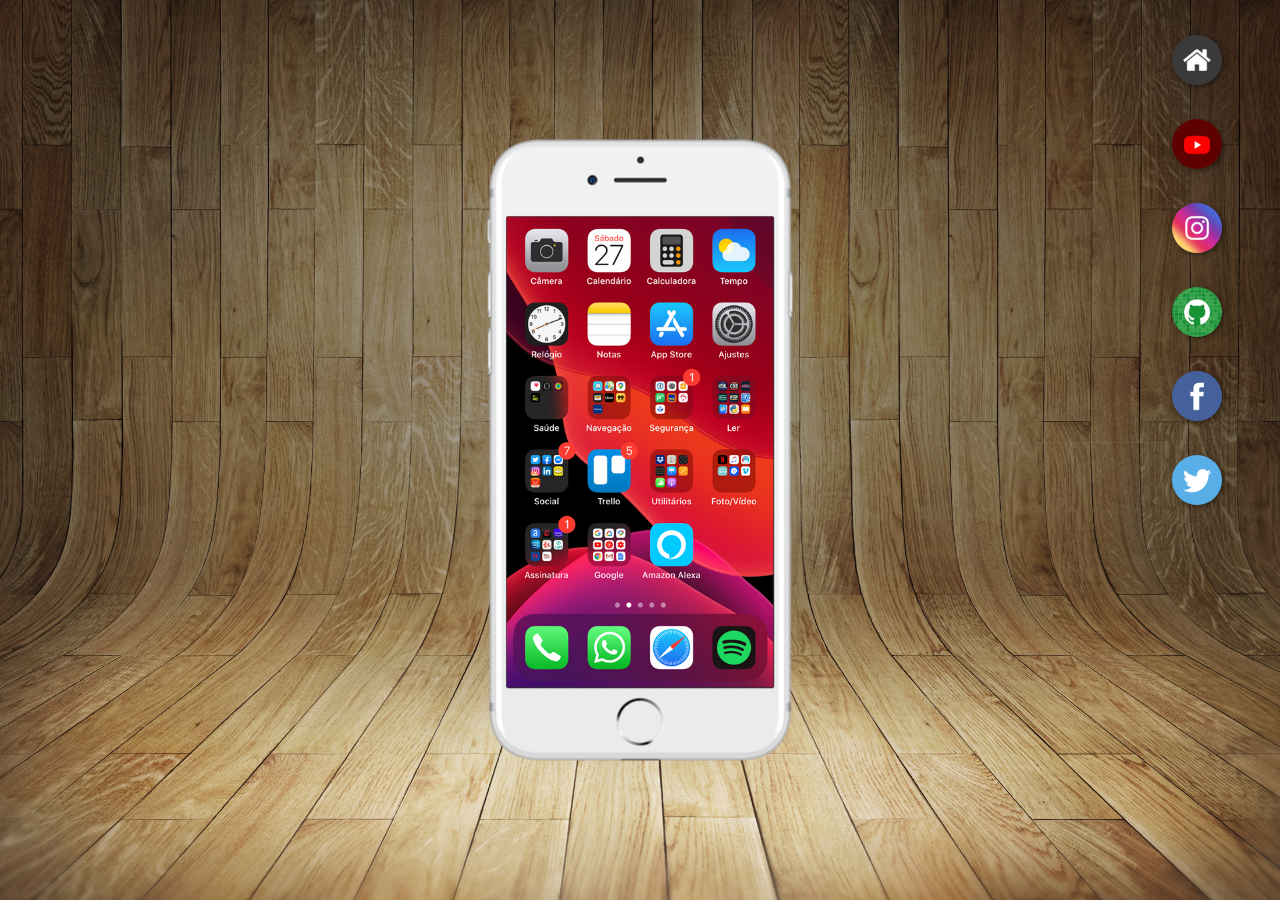
<file: index.html>
<!DOCTYPE html>
<html lang="pt-br">
<head>
    <meta charset="UTF-8">
    <meta name="viewport" content="width=device-width, initial-scale=1.0">
    <title>Projeto Redes Sociais</title>
    <link rel="shortcut icon" href="favicon.ico" type="image/x-icon">
    <link rel="stylesheet" href="estilos/style.css">
</head>
<body>
    <main>
        <section id="telefone">
            <iframe src="home.html" name="tela" id="tela" frameborder="0">
                Seu navegador não é compatível com isso.

            </iframe>
        </section>
        <section id="redes-sociais">
            <a href="home.html" target="tela"><img src="imagens/logo-home.jpg" alt="Home"></a>
            <a href="youtube.html" target="tela"><img src="imagens/logo-youtube.jpg" alt="Youtube"></a>
            <a href="istagram.html" target="tela"><img src="imagens/logo-instagram.jpg" alt="Instagram"></a>
            <a href="github.html" target="tela"><img src="imagens/logo-github.jpg" alt="Github"></a>
            <a href="facebook.html" target="tela"><img src="imagens/logo-facebook.jpg" alt="Facebook"></a>
            <a href="Twitter.html" target="tela"><img src="imagens/logo-twitter.jpg" alt="Twitter"></a>
        </section>
    </main>
</body>
</html>
</file>
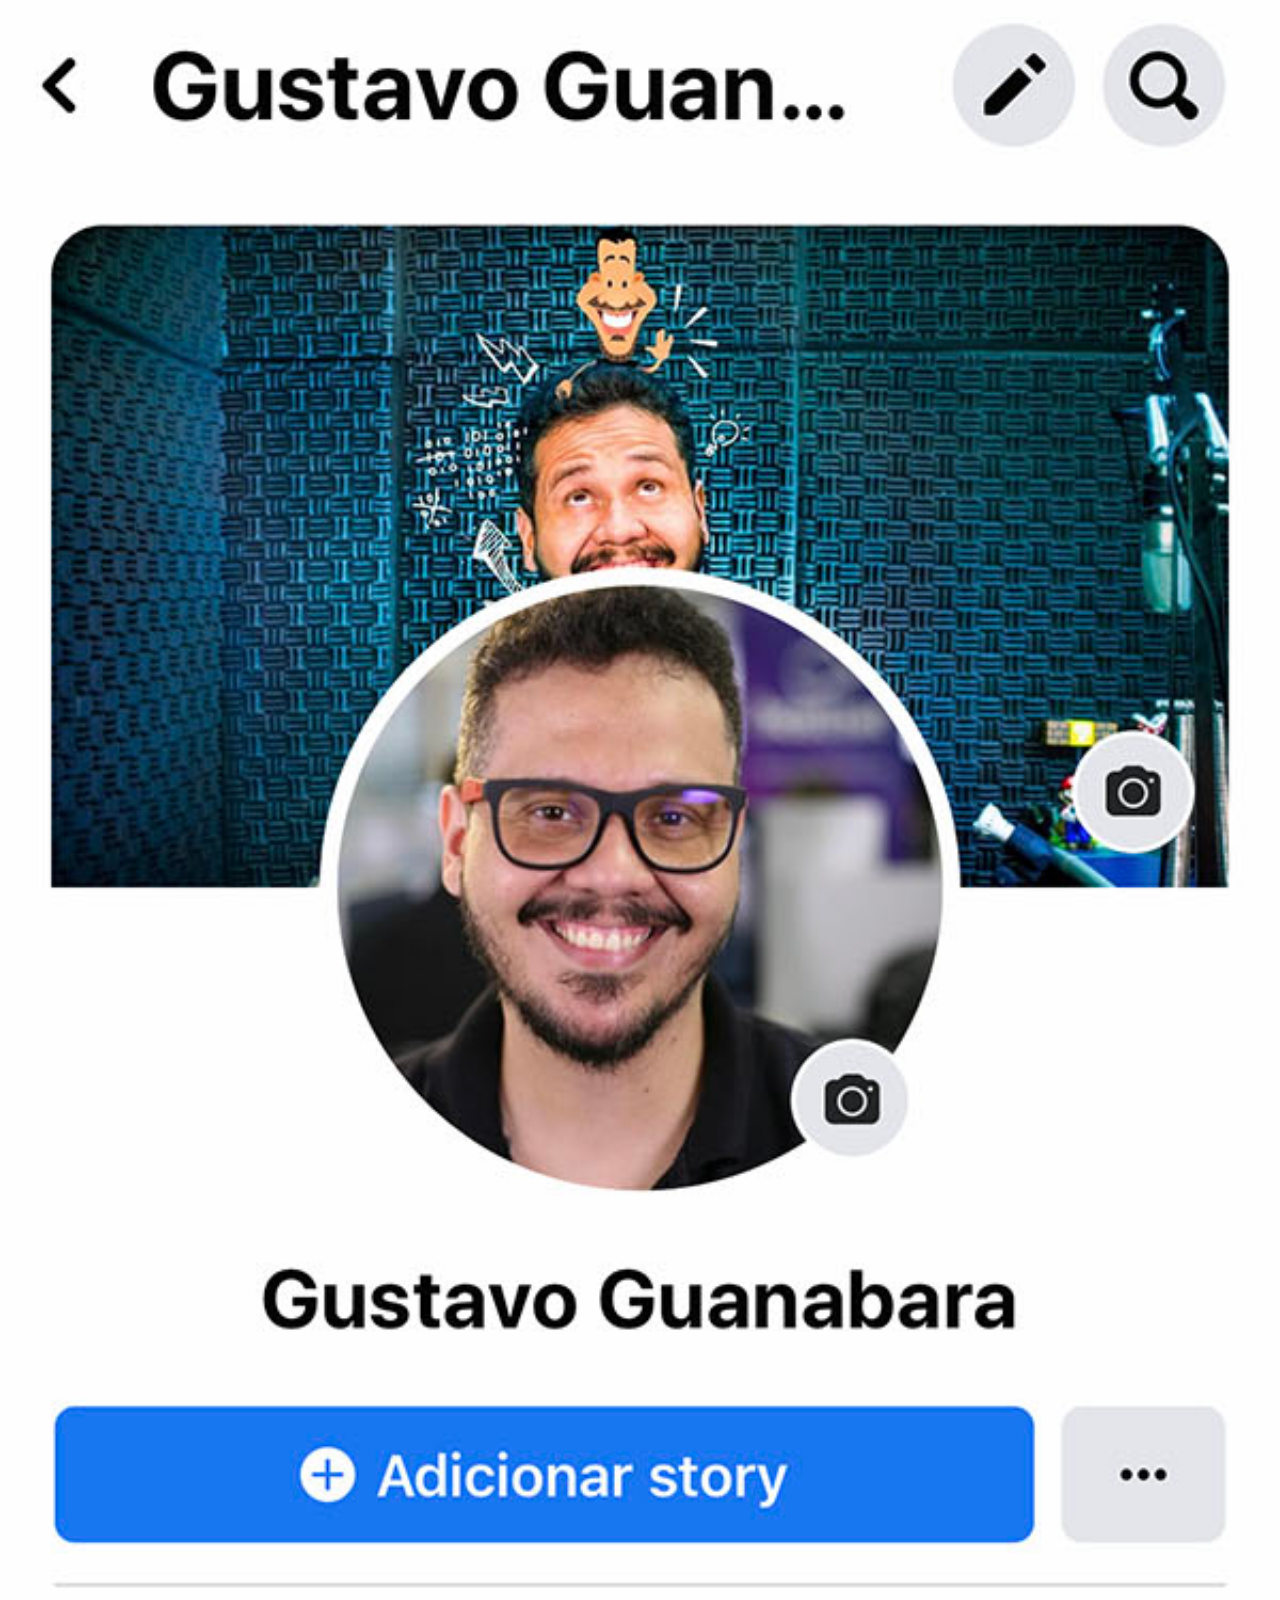
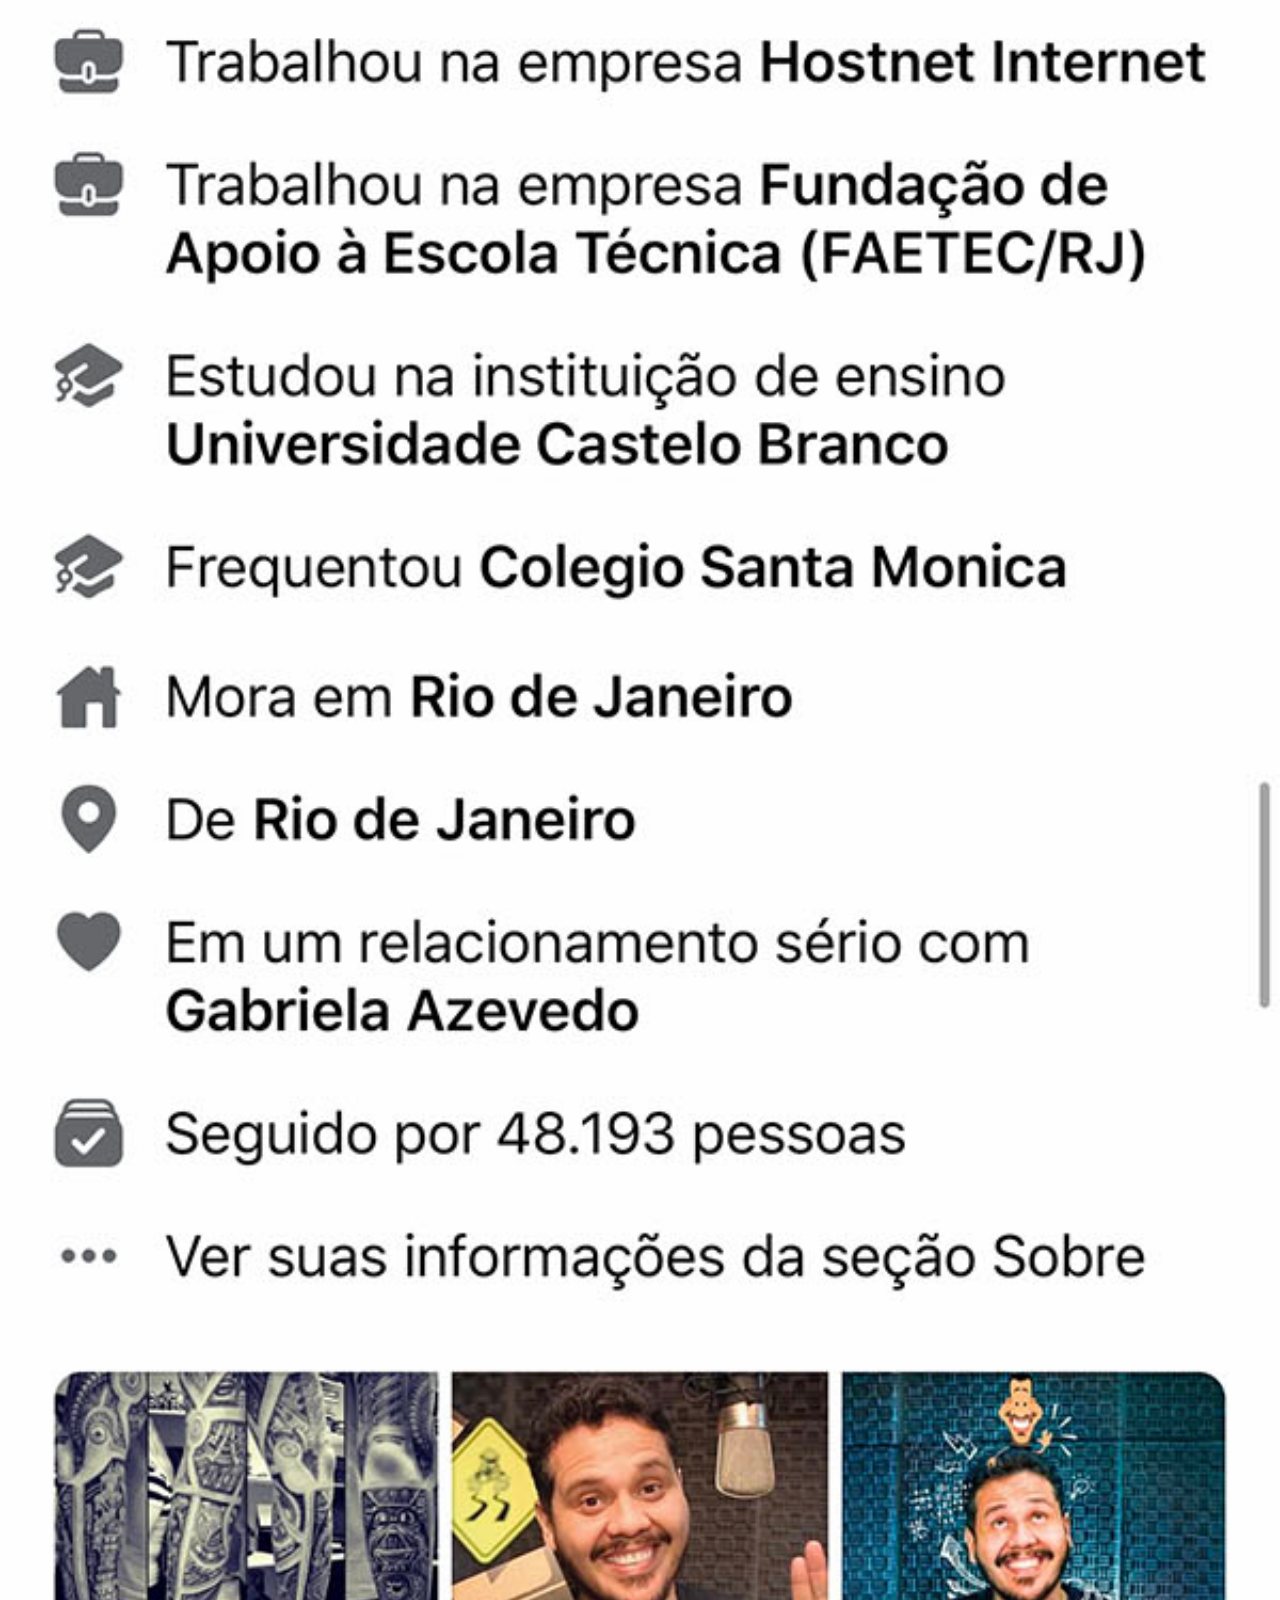
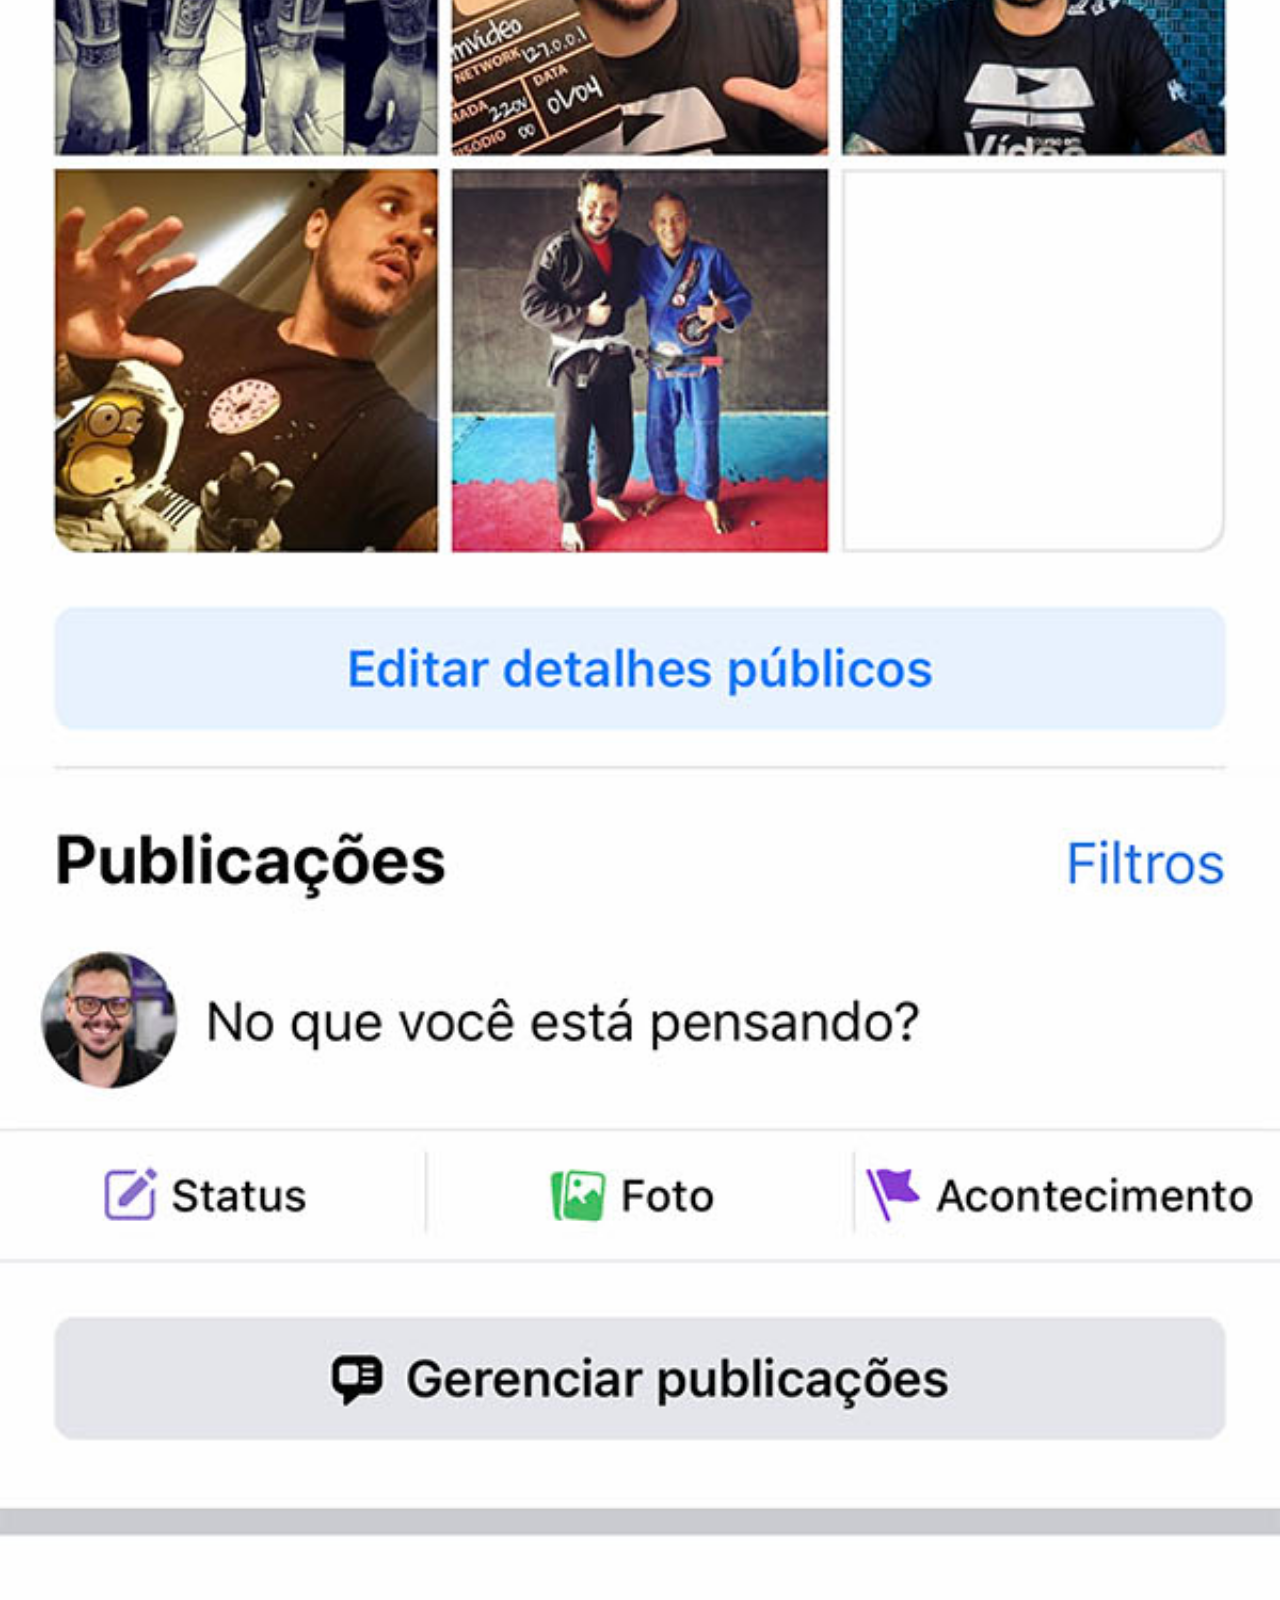
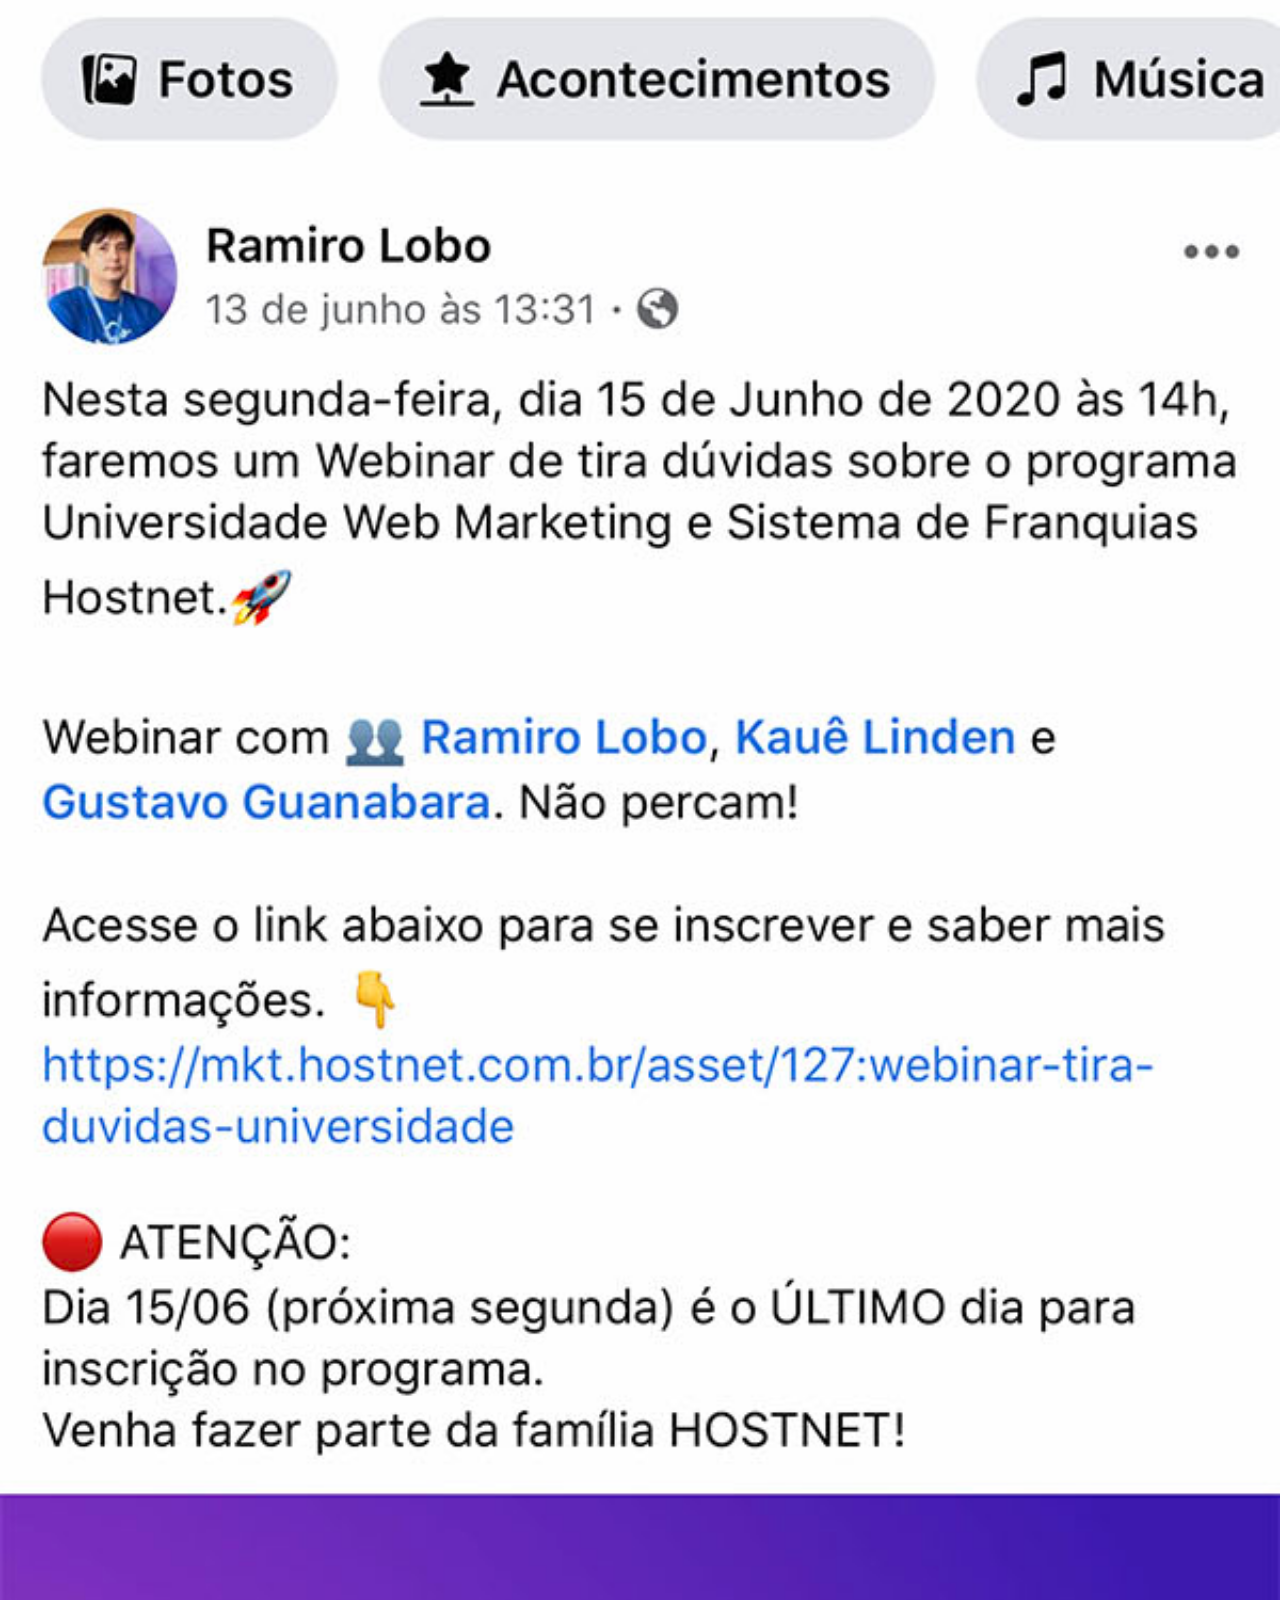
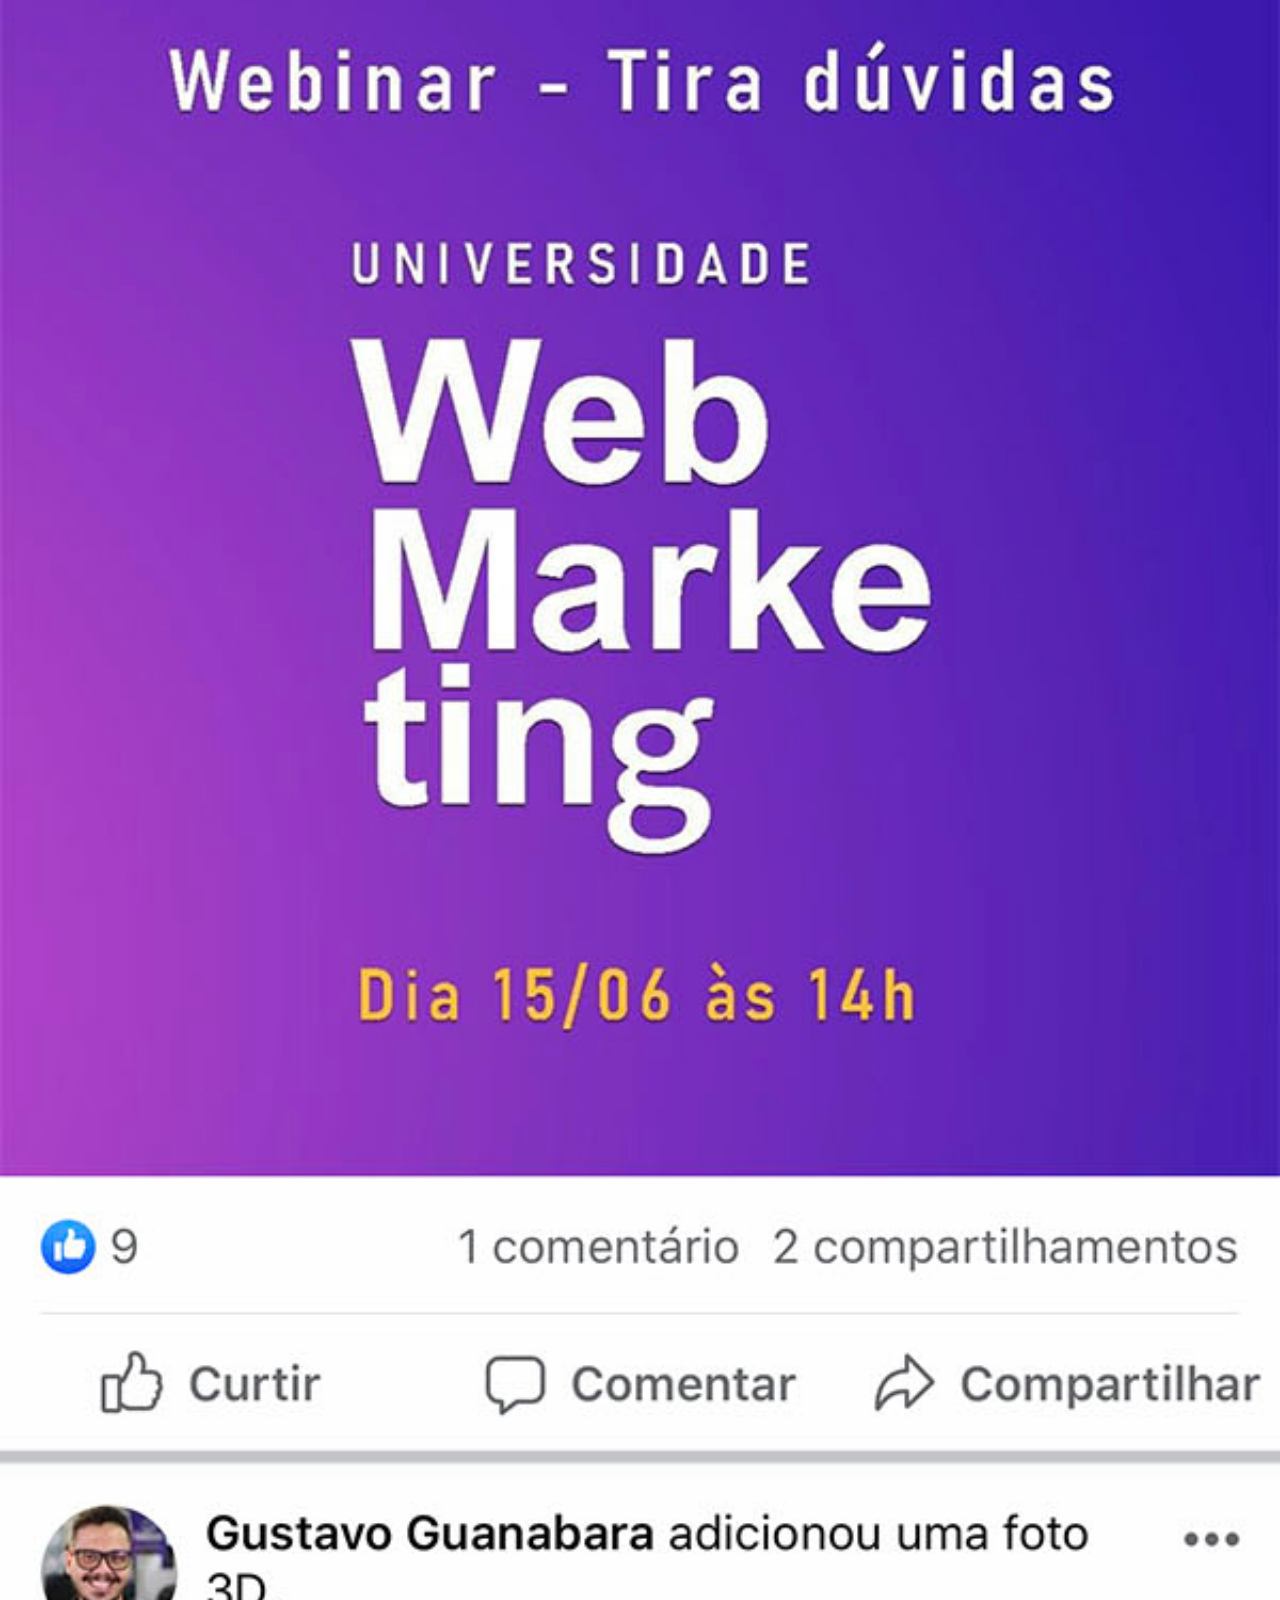
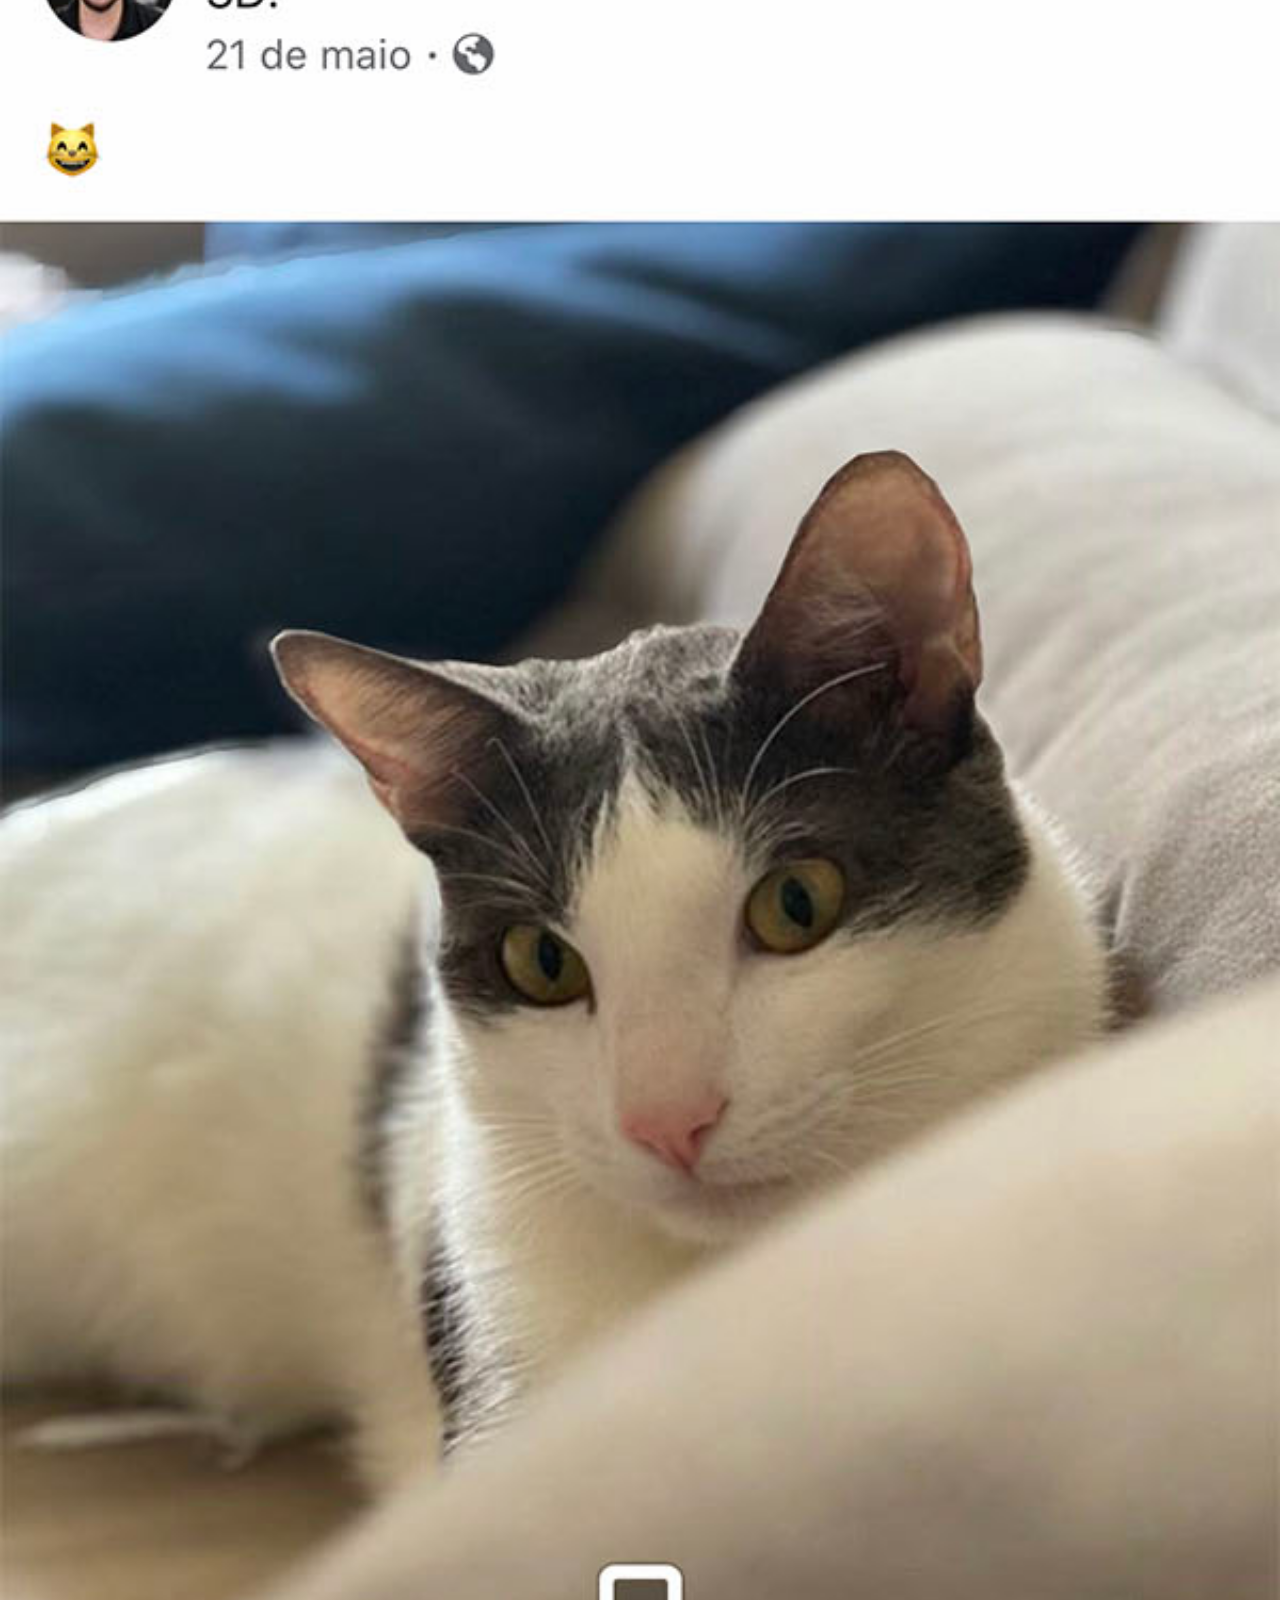
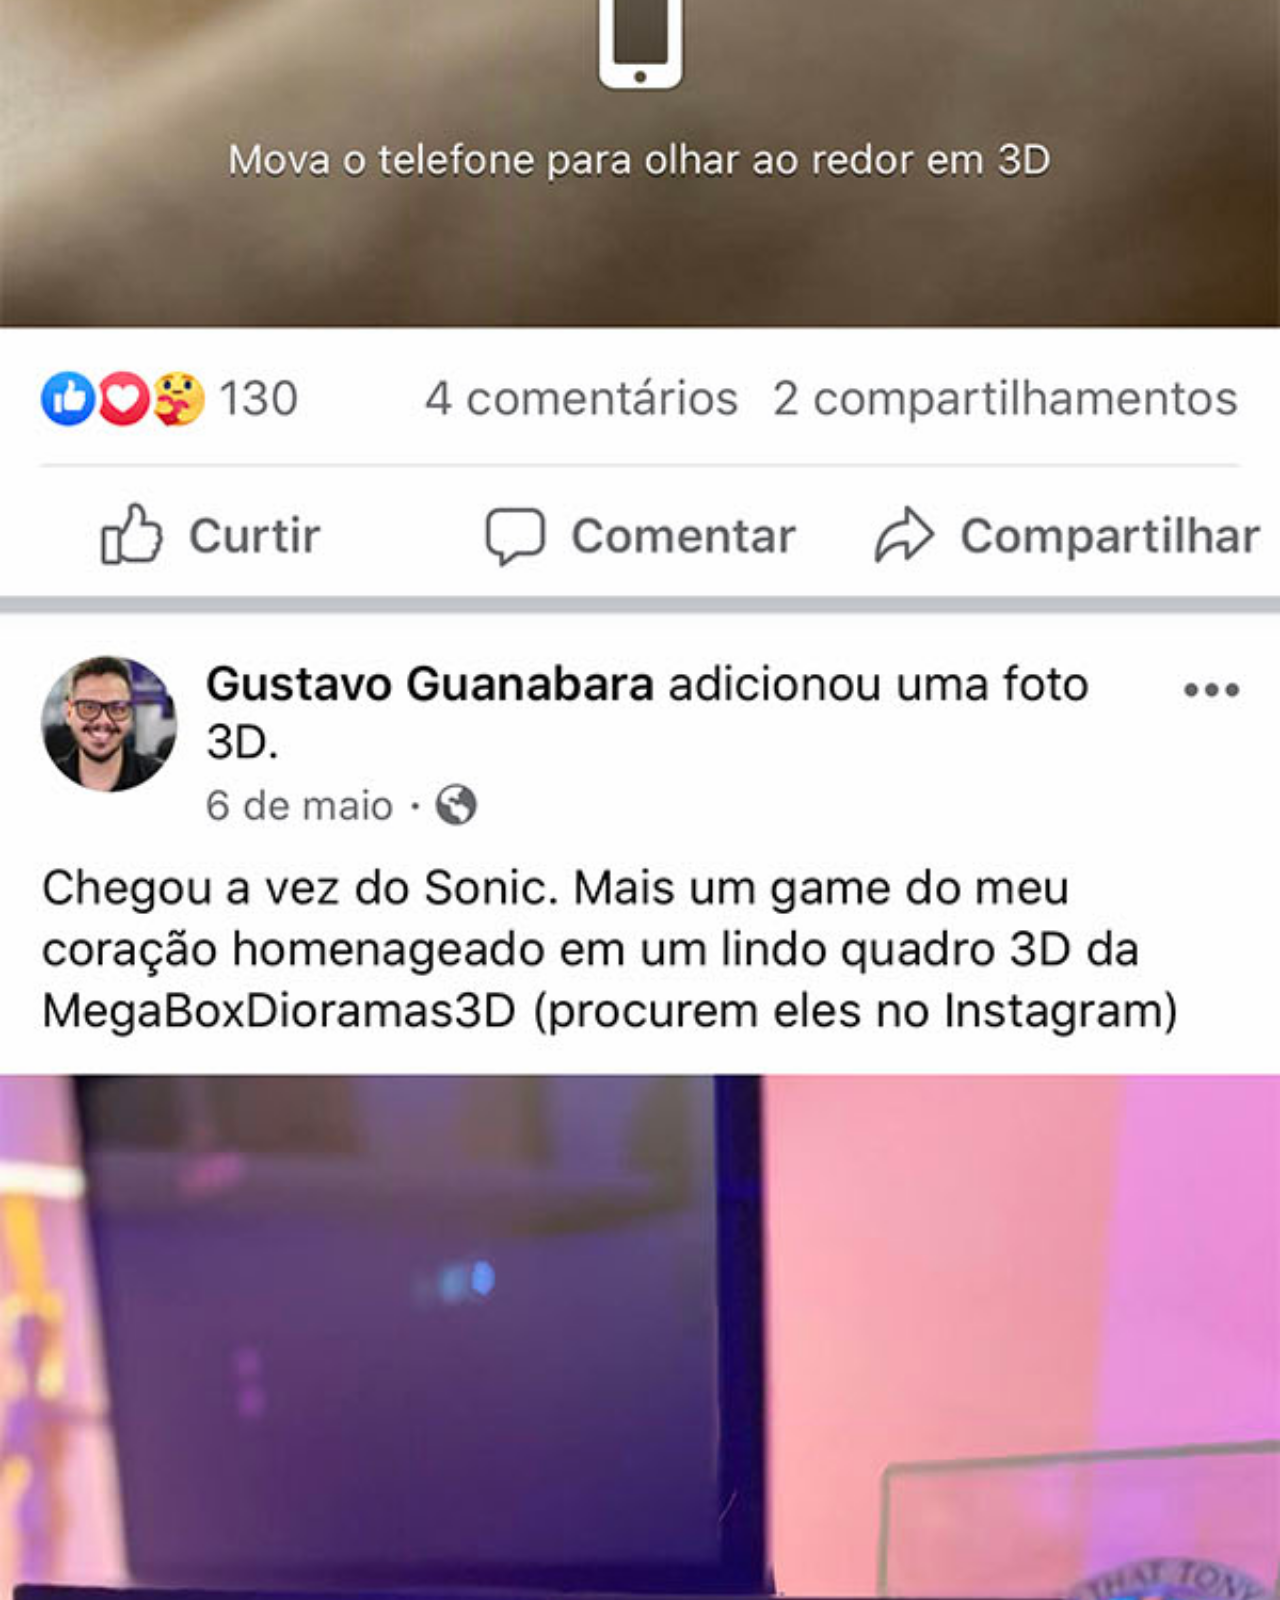
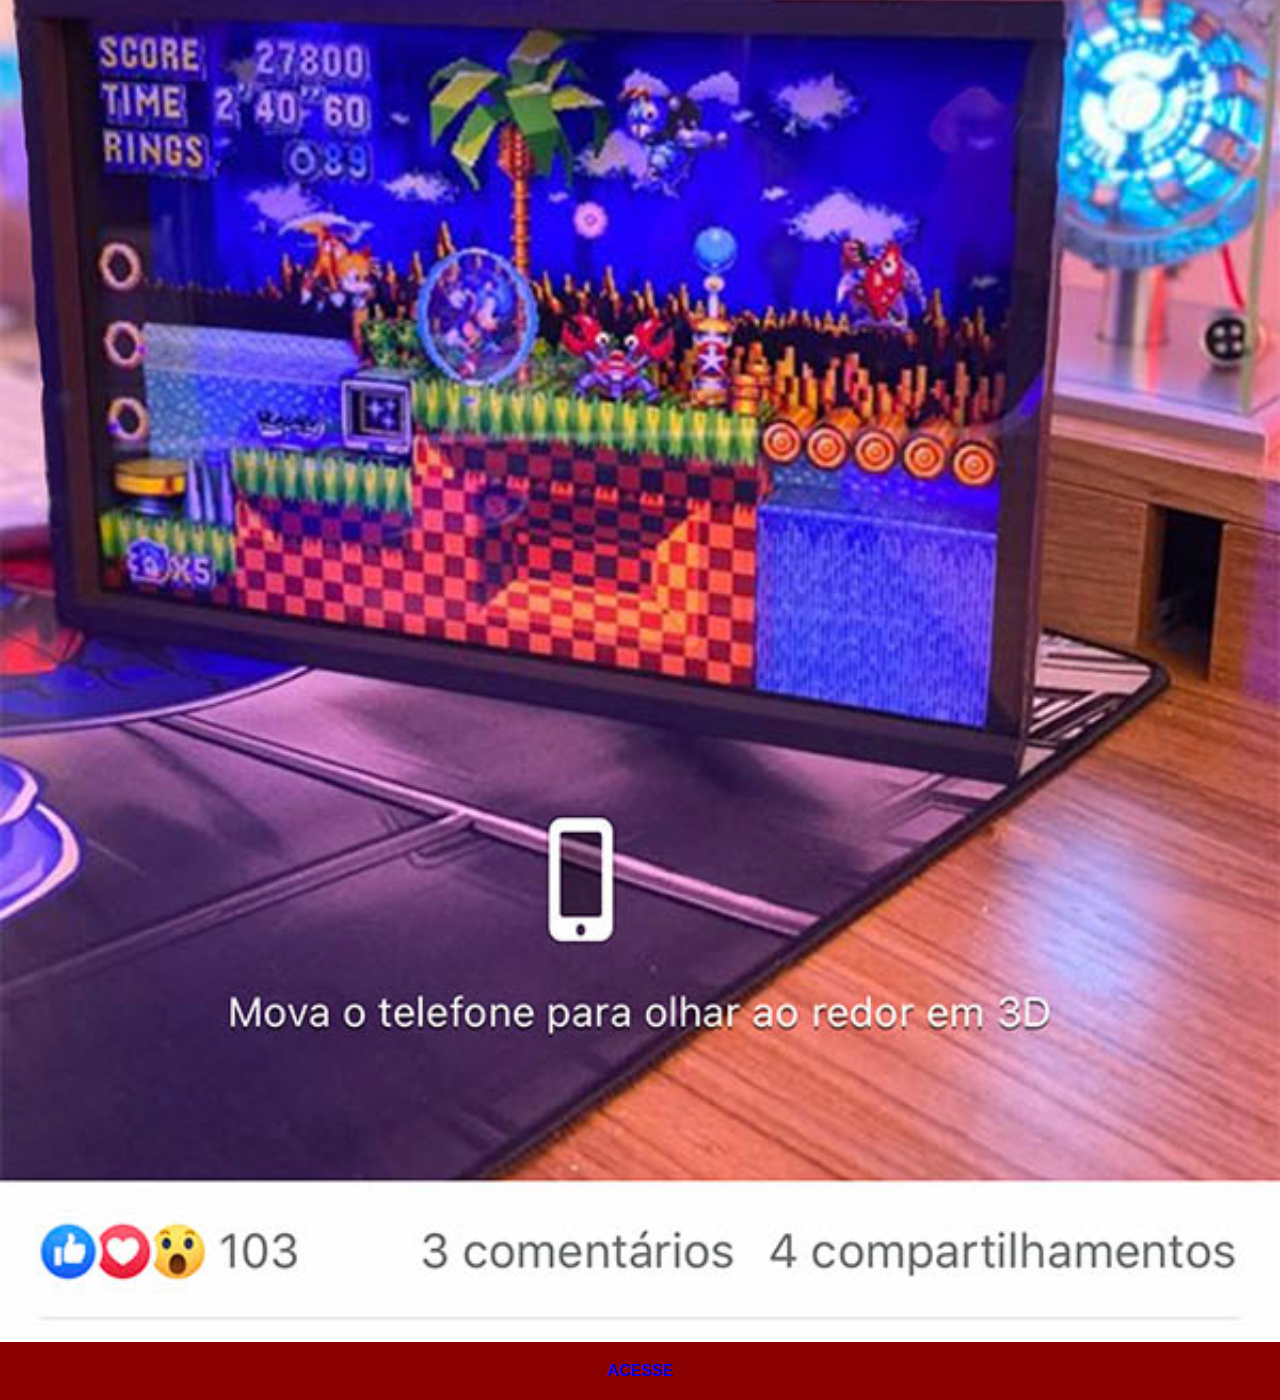
<file: facebook.html>
<!DOCTYPE html>
<html lang="pt-br">
<head>
    <meta charset="UTF-8">
    <meta name="viewport" content="width=device-width, initial-scale=1.0">
    <title>Youtube</title>
    <link rel="stylesheet" href="estilos/social.css">
</head>
<body>
    <img src="imagens/tela-facebook.jpg" alt="Facebook">
    <a href="https://www.facebook.com/gustavoguanabara/?locale=pt_BR" target="_blank">ACESSE</a>
</body>
</html>
</file>
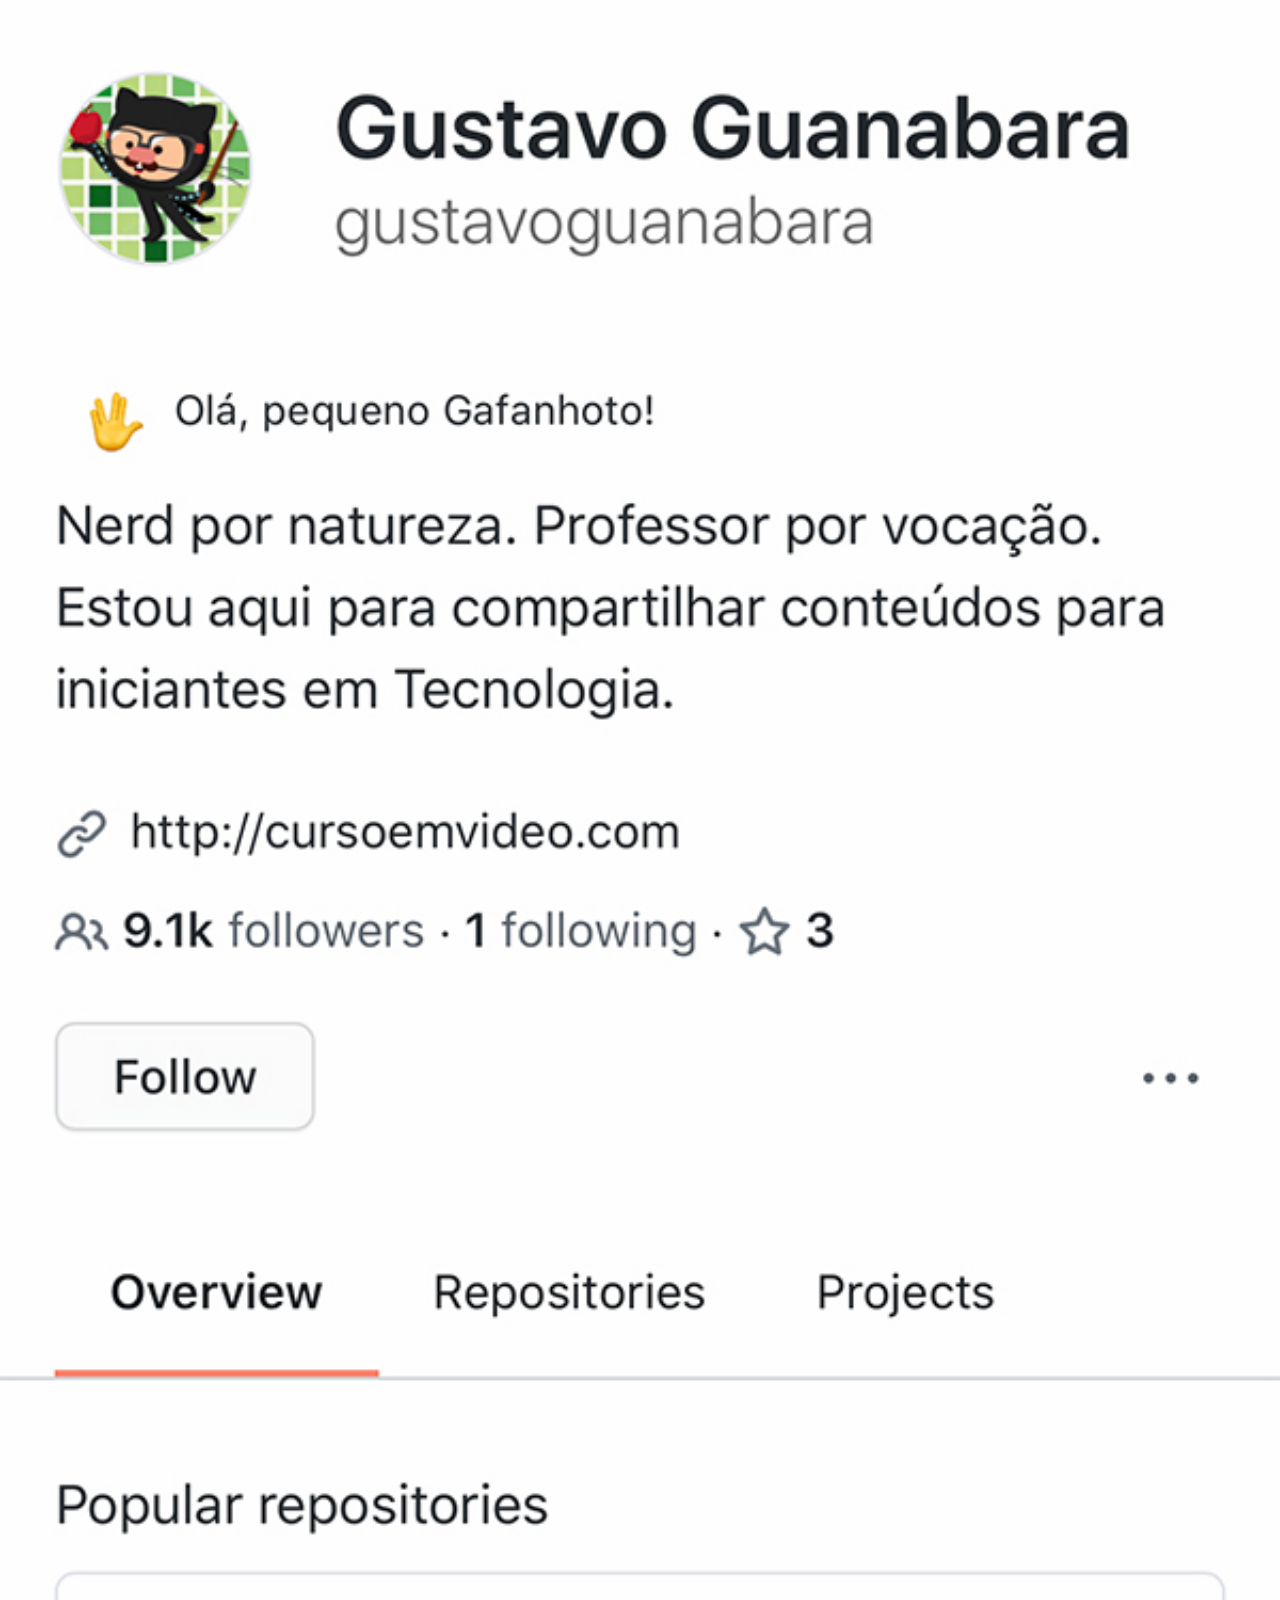
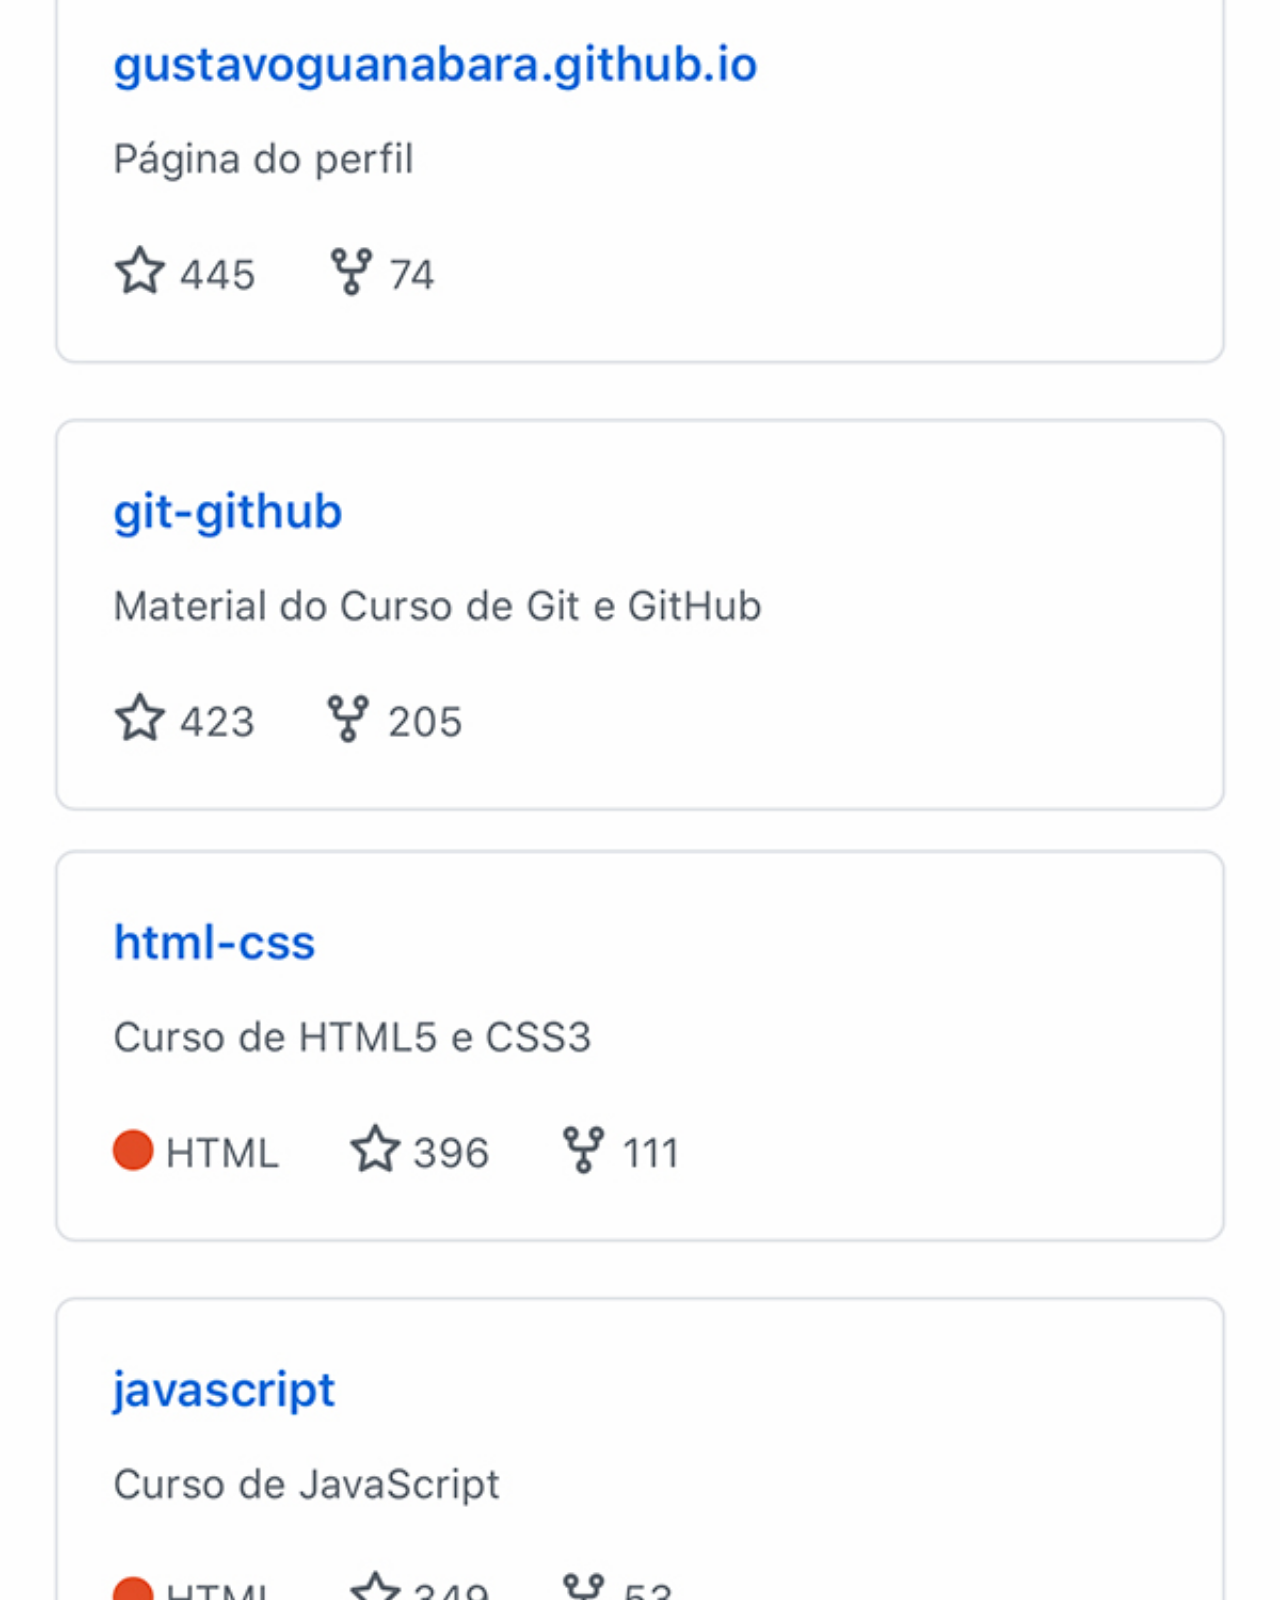
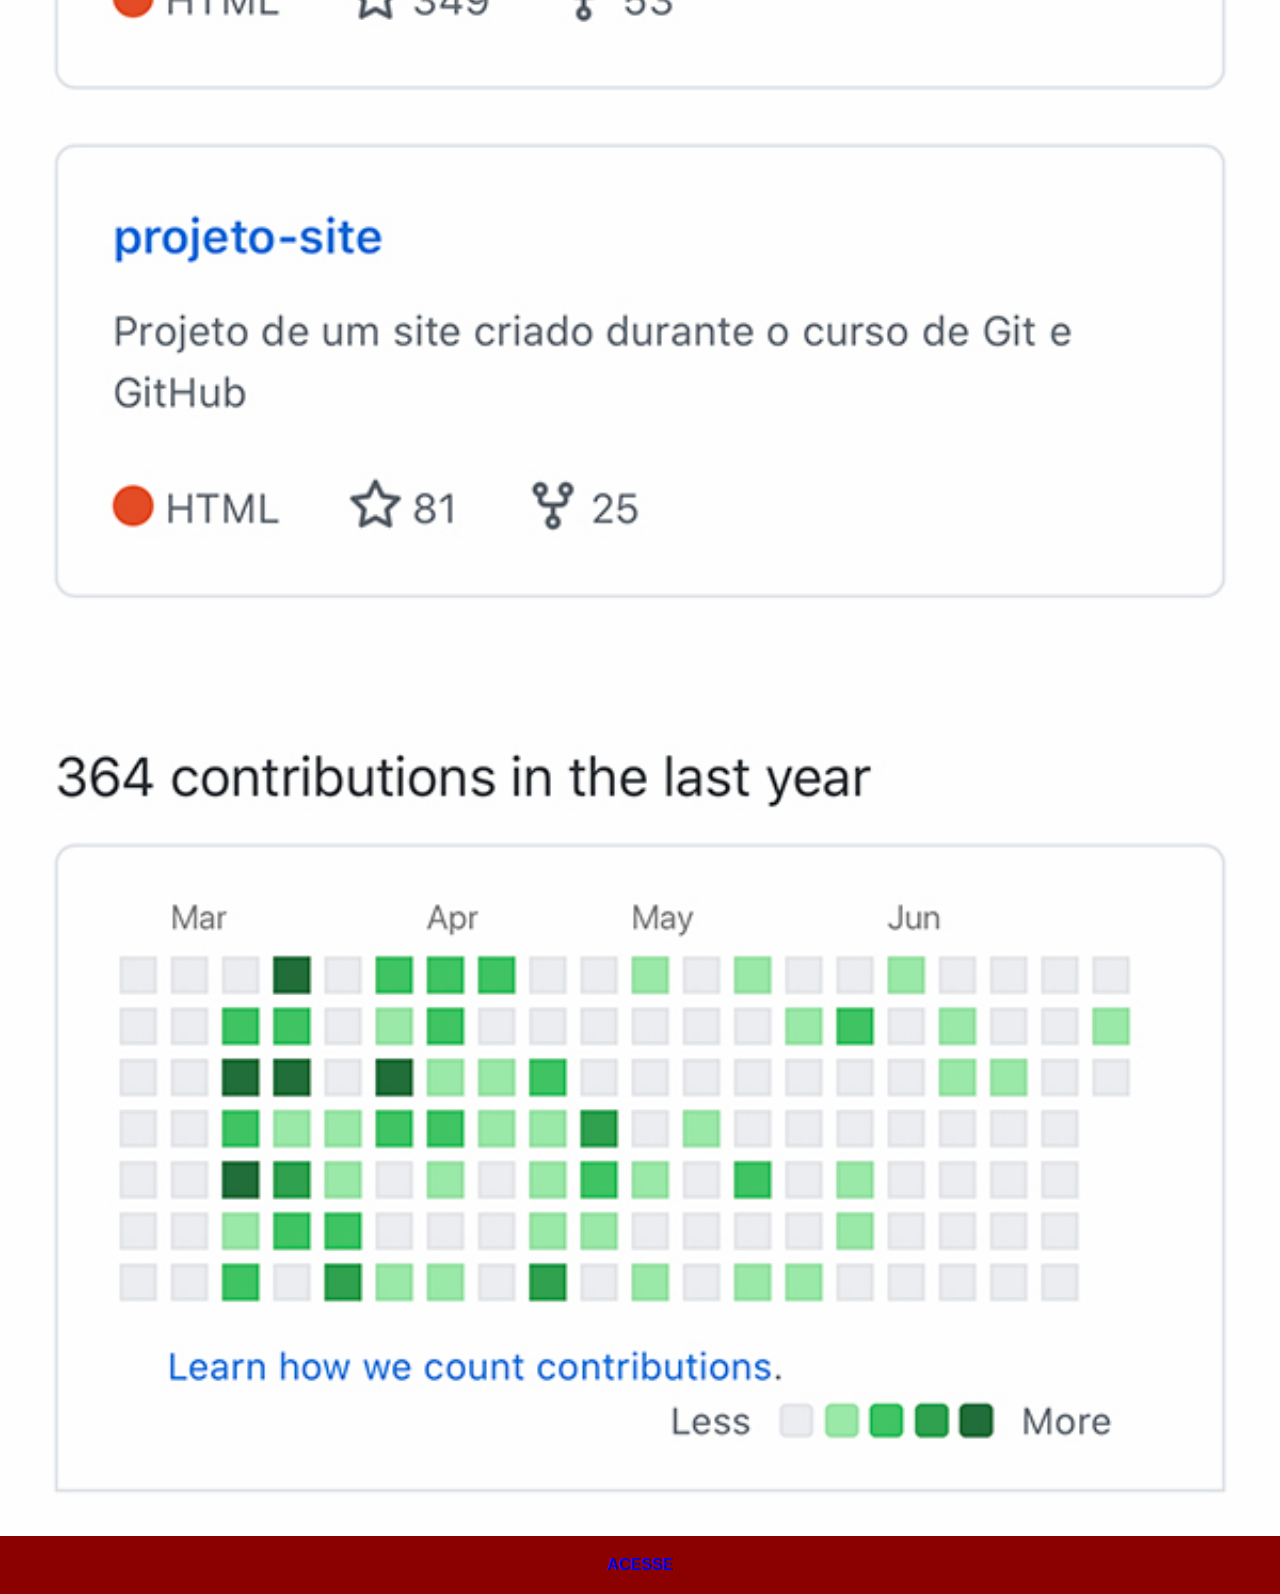
<file: github.html>
<!DOCTYPE html>
<html lang="pt-br">
<head>
    <meta charset="UTF-8">
    <meta name="viewport" content="width=device-width, initial-scale=1.0">
    <title>Youtube</title>
    <link rel="stylesheet" href="estilos/social.css">
</head>
<body>
    <img src="imagens/tela-github.jpg" alt="Github">
    <a href="https://github.com/gustavoguanabara" target="_blank">ACESSE</a>
</body>
</html>
</file>
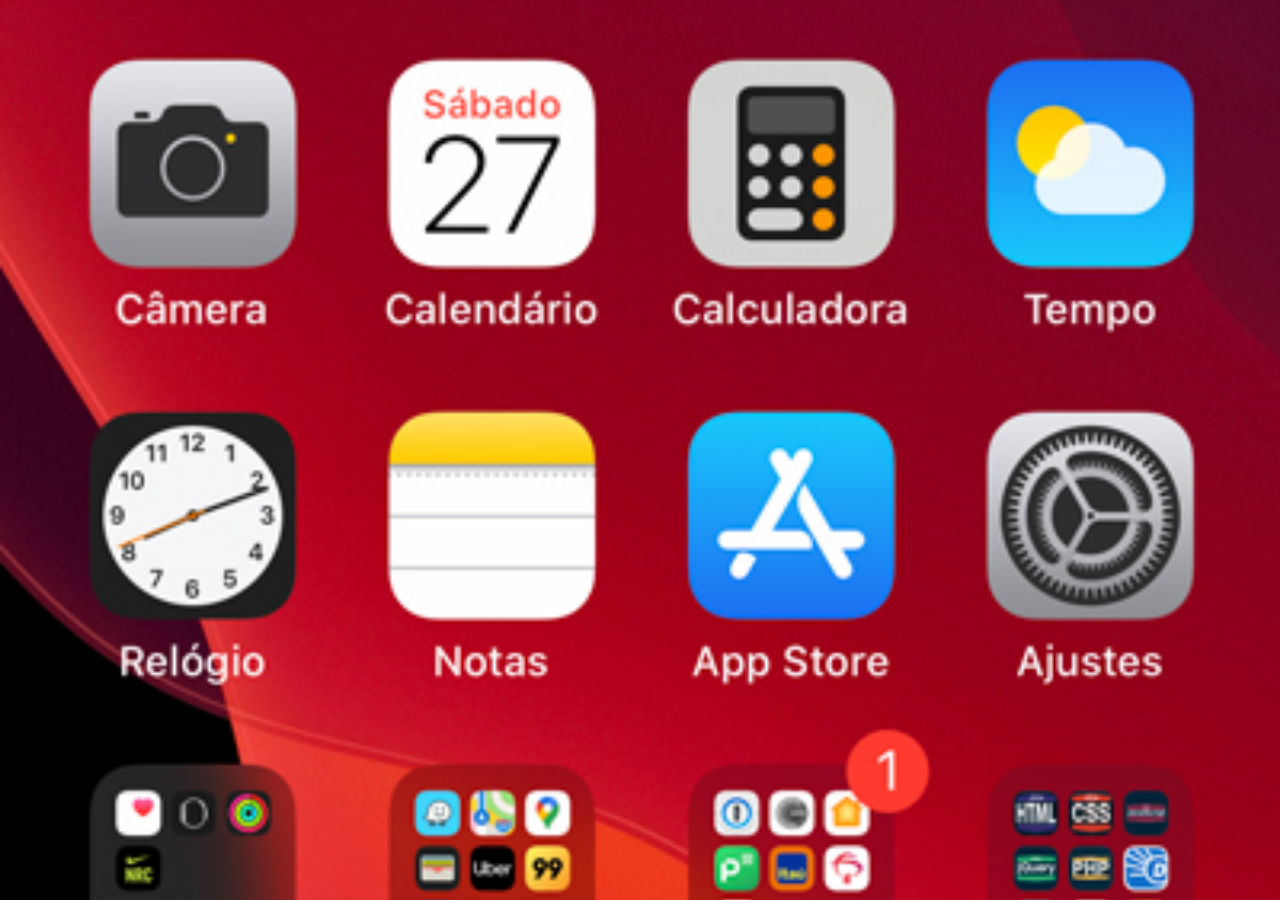
<file: home.html>
<!DOCTYPE html>
<html lang="pt-br">
<head>
    <meta charset="UTF-8">
    <meta name="viewport" content="width=device-width, initial-scale=1.0">
    <title>Home</title>
    <style>
        *{
            margin: 0px;
            padding: 0px;
        }

        body{
            width: 100vw;
            height: 100vh;
            background: black url('imagens/tela-home.jpg') no-repeat top center ;
            background-size: cover;
        }


    </style>
</head>
<body>
    
</body>
</html>
</file>
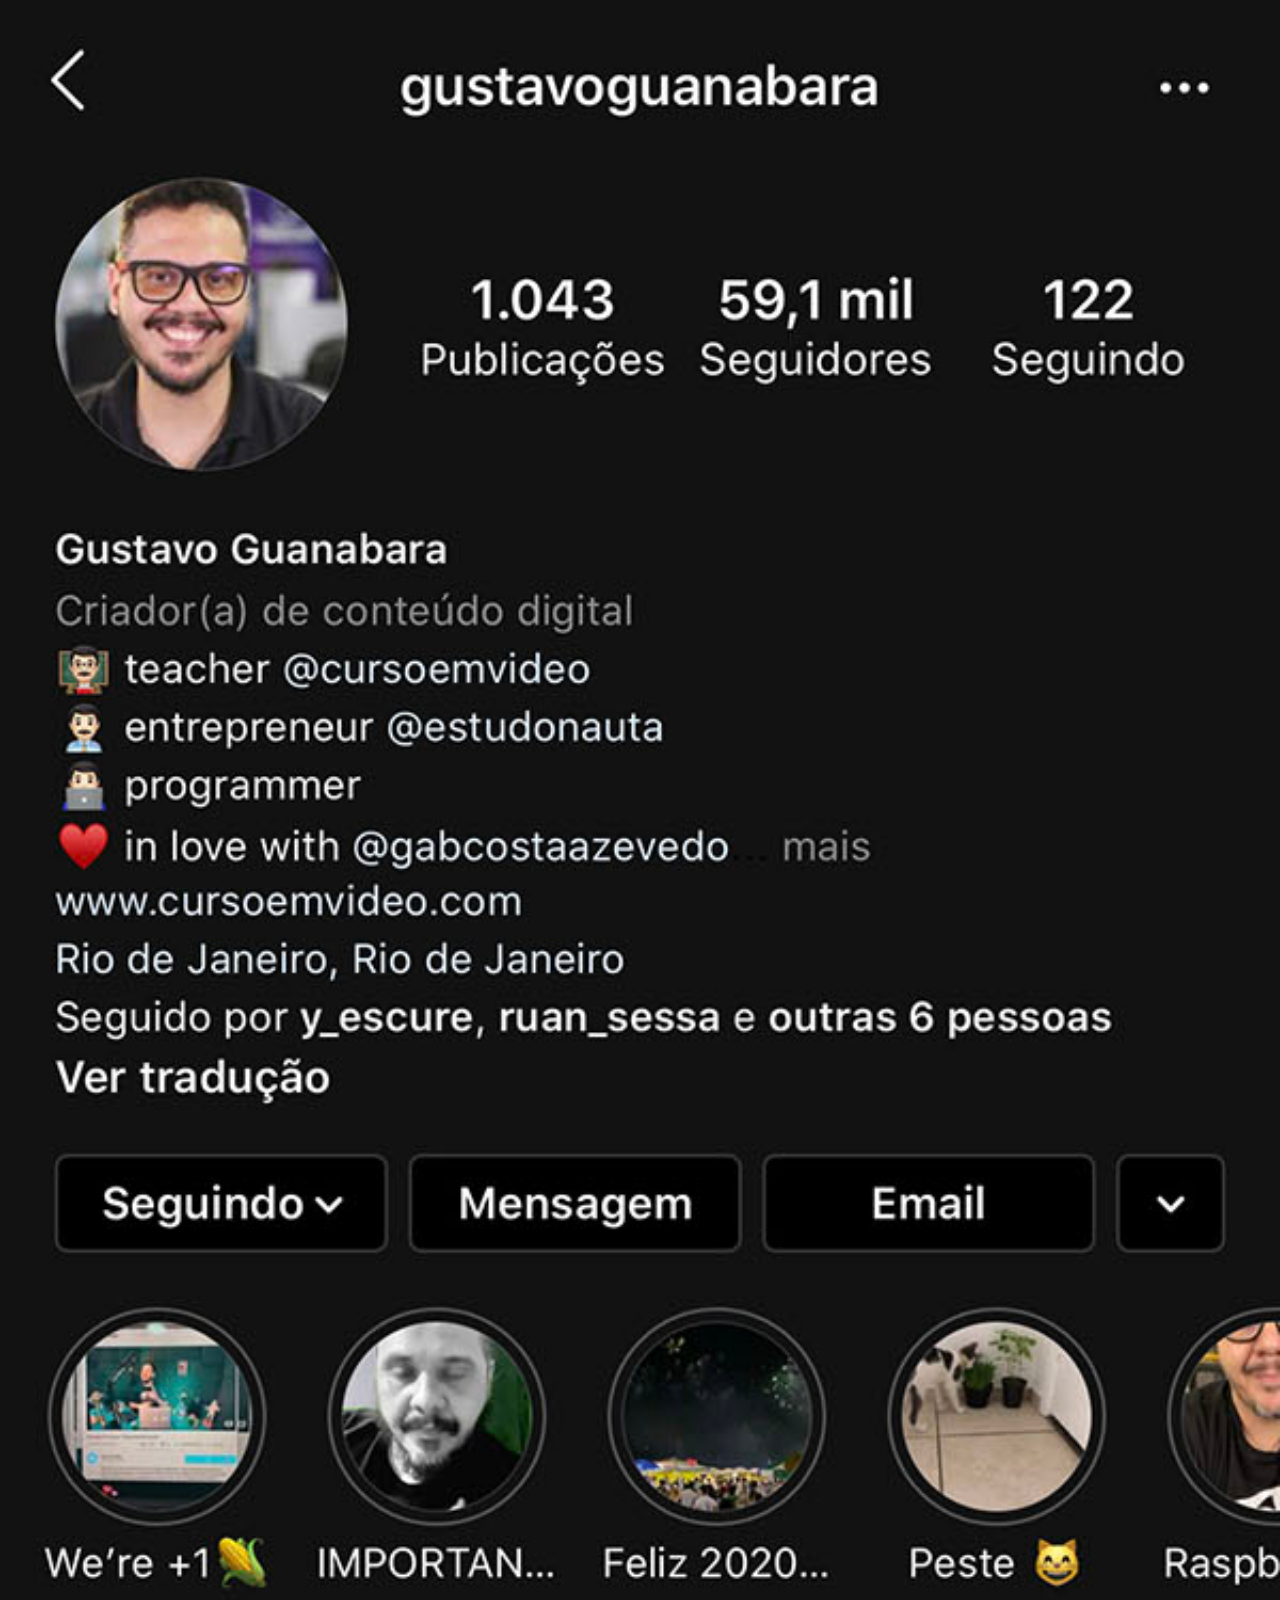
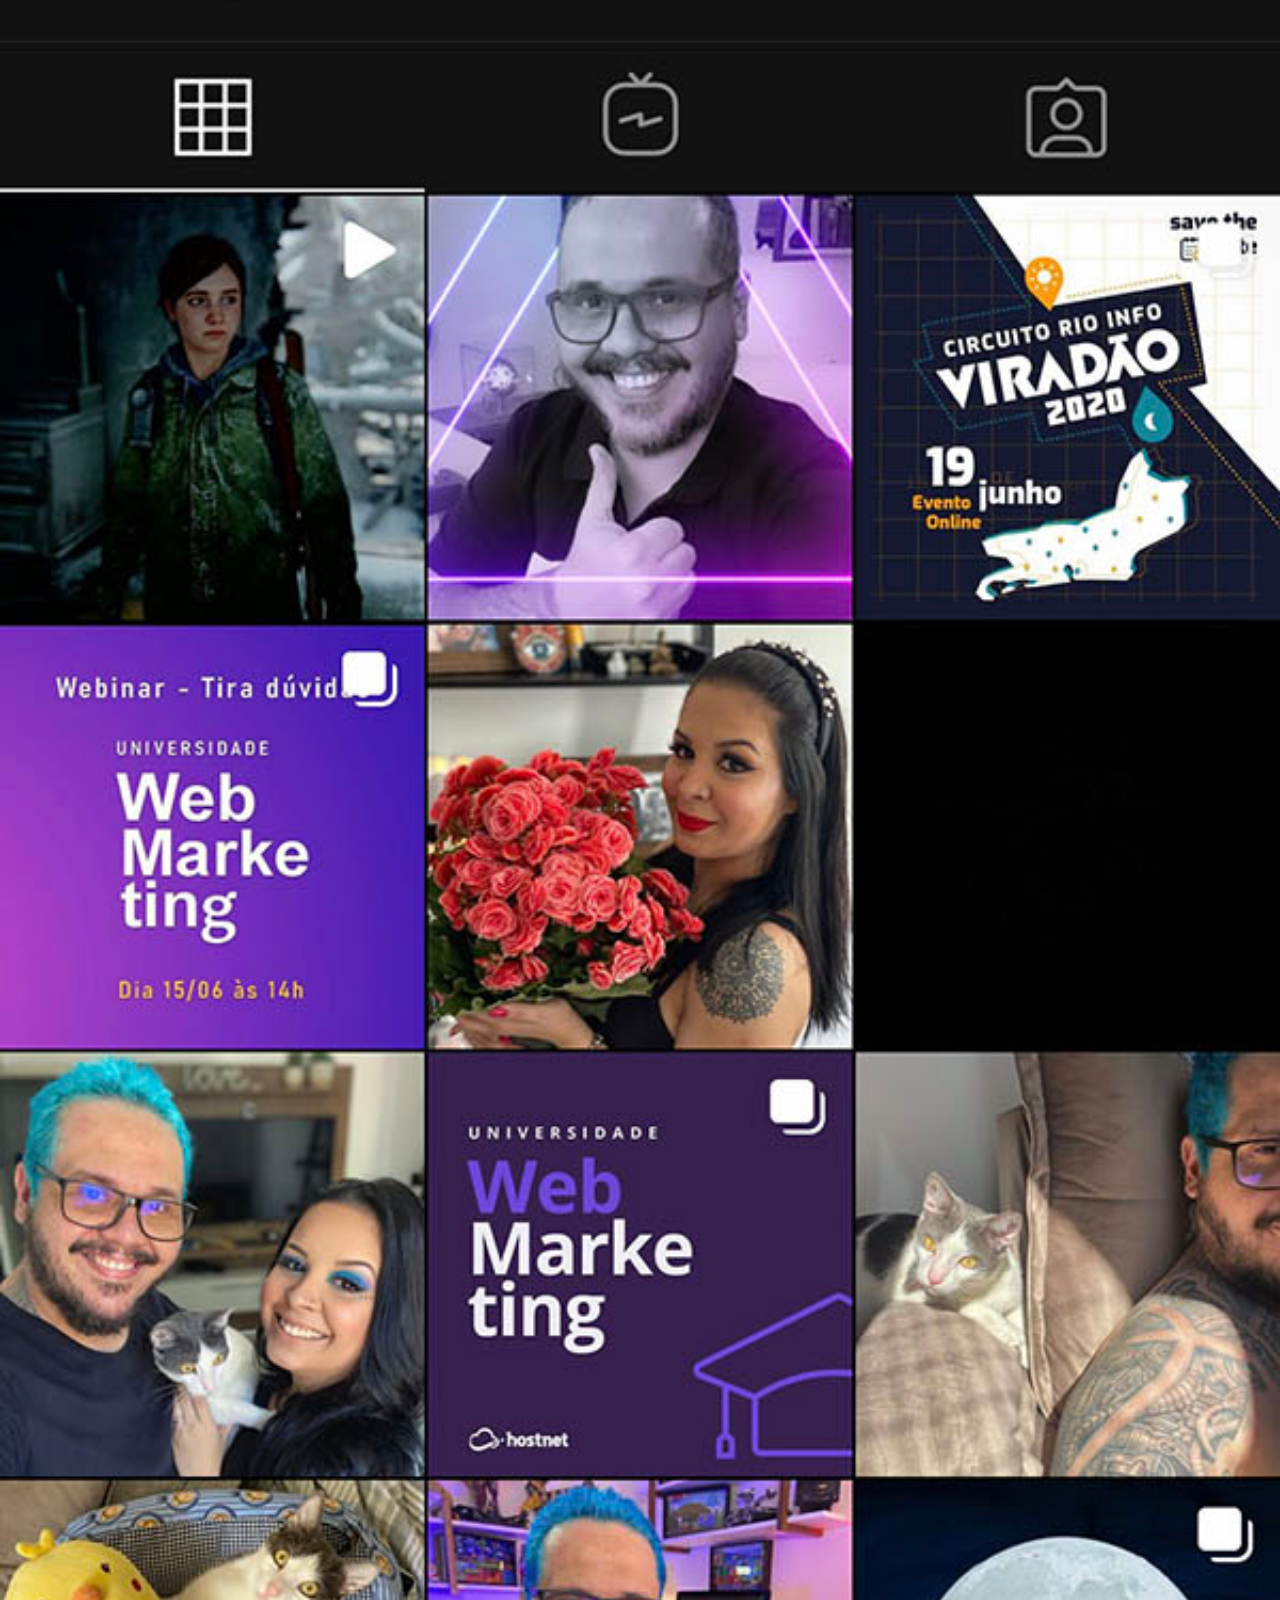
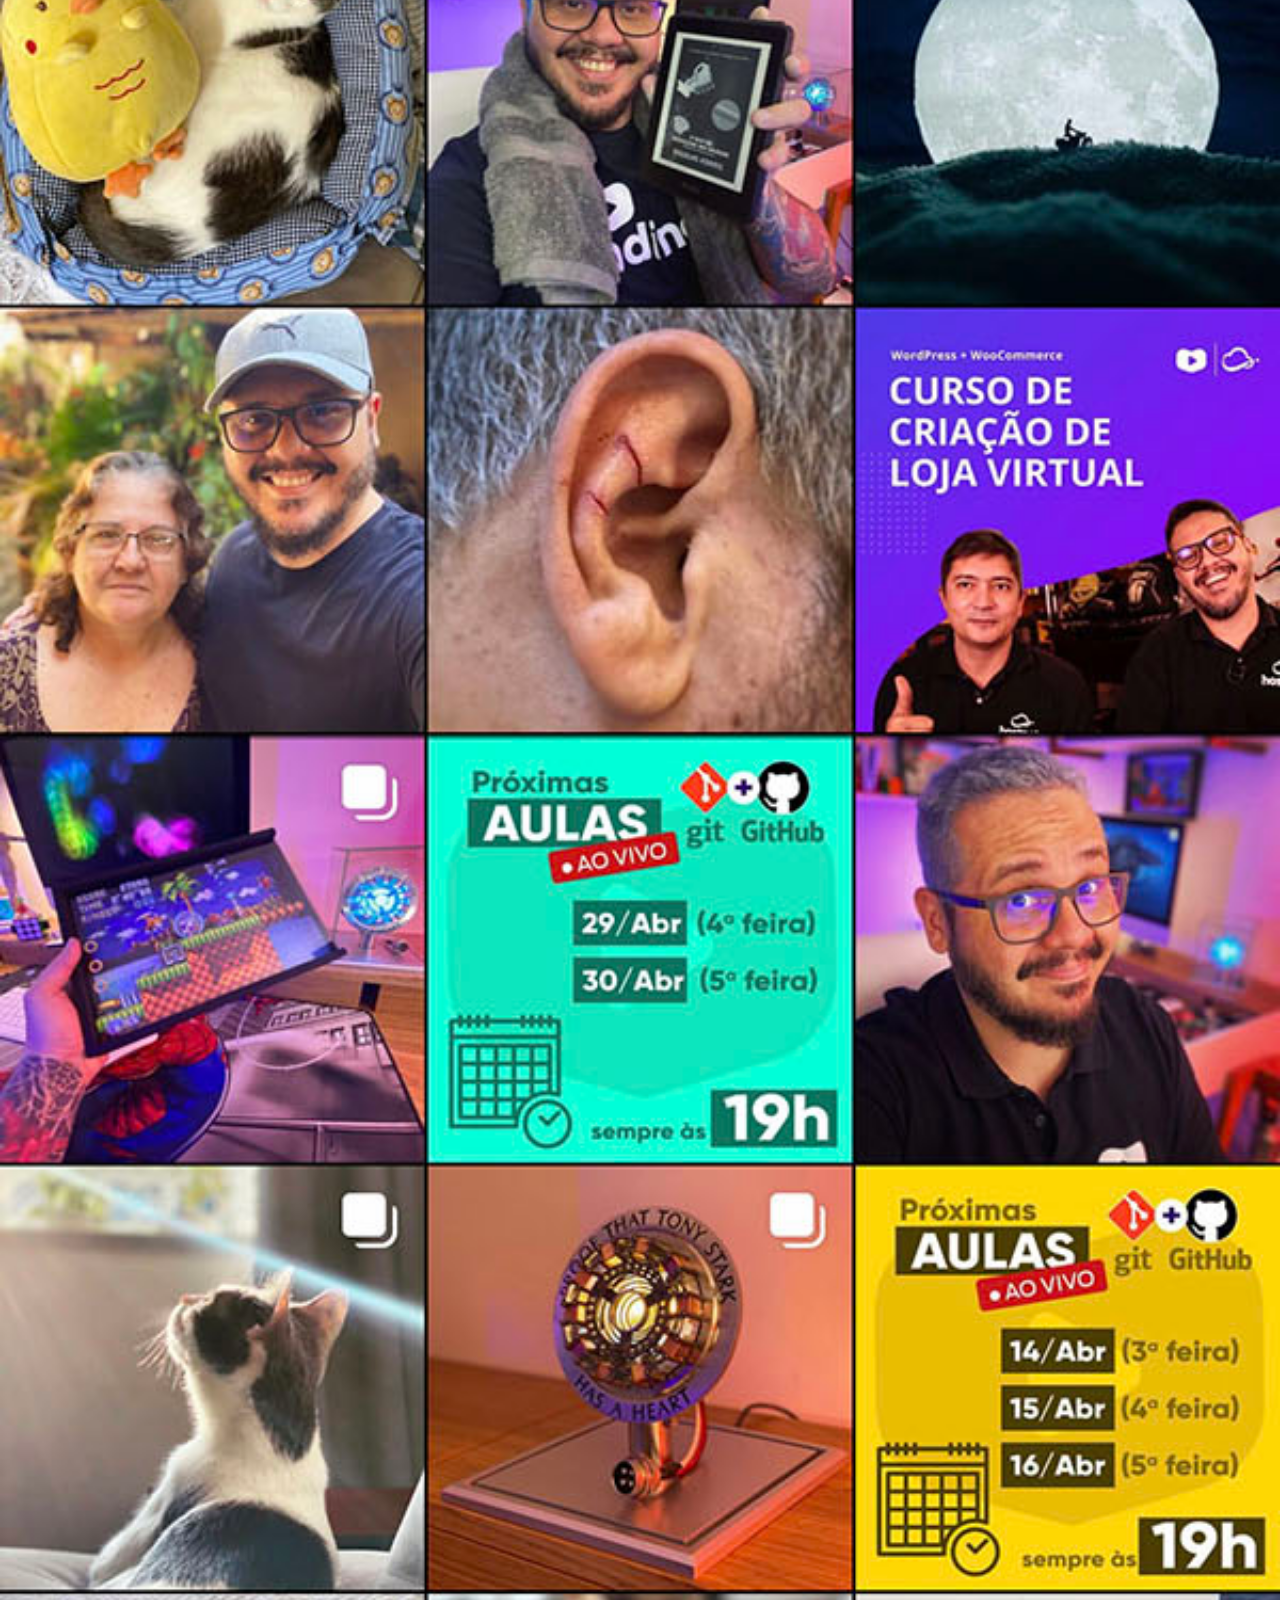
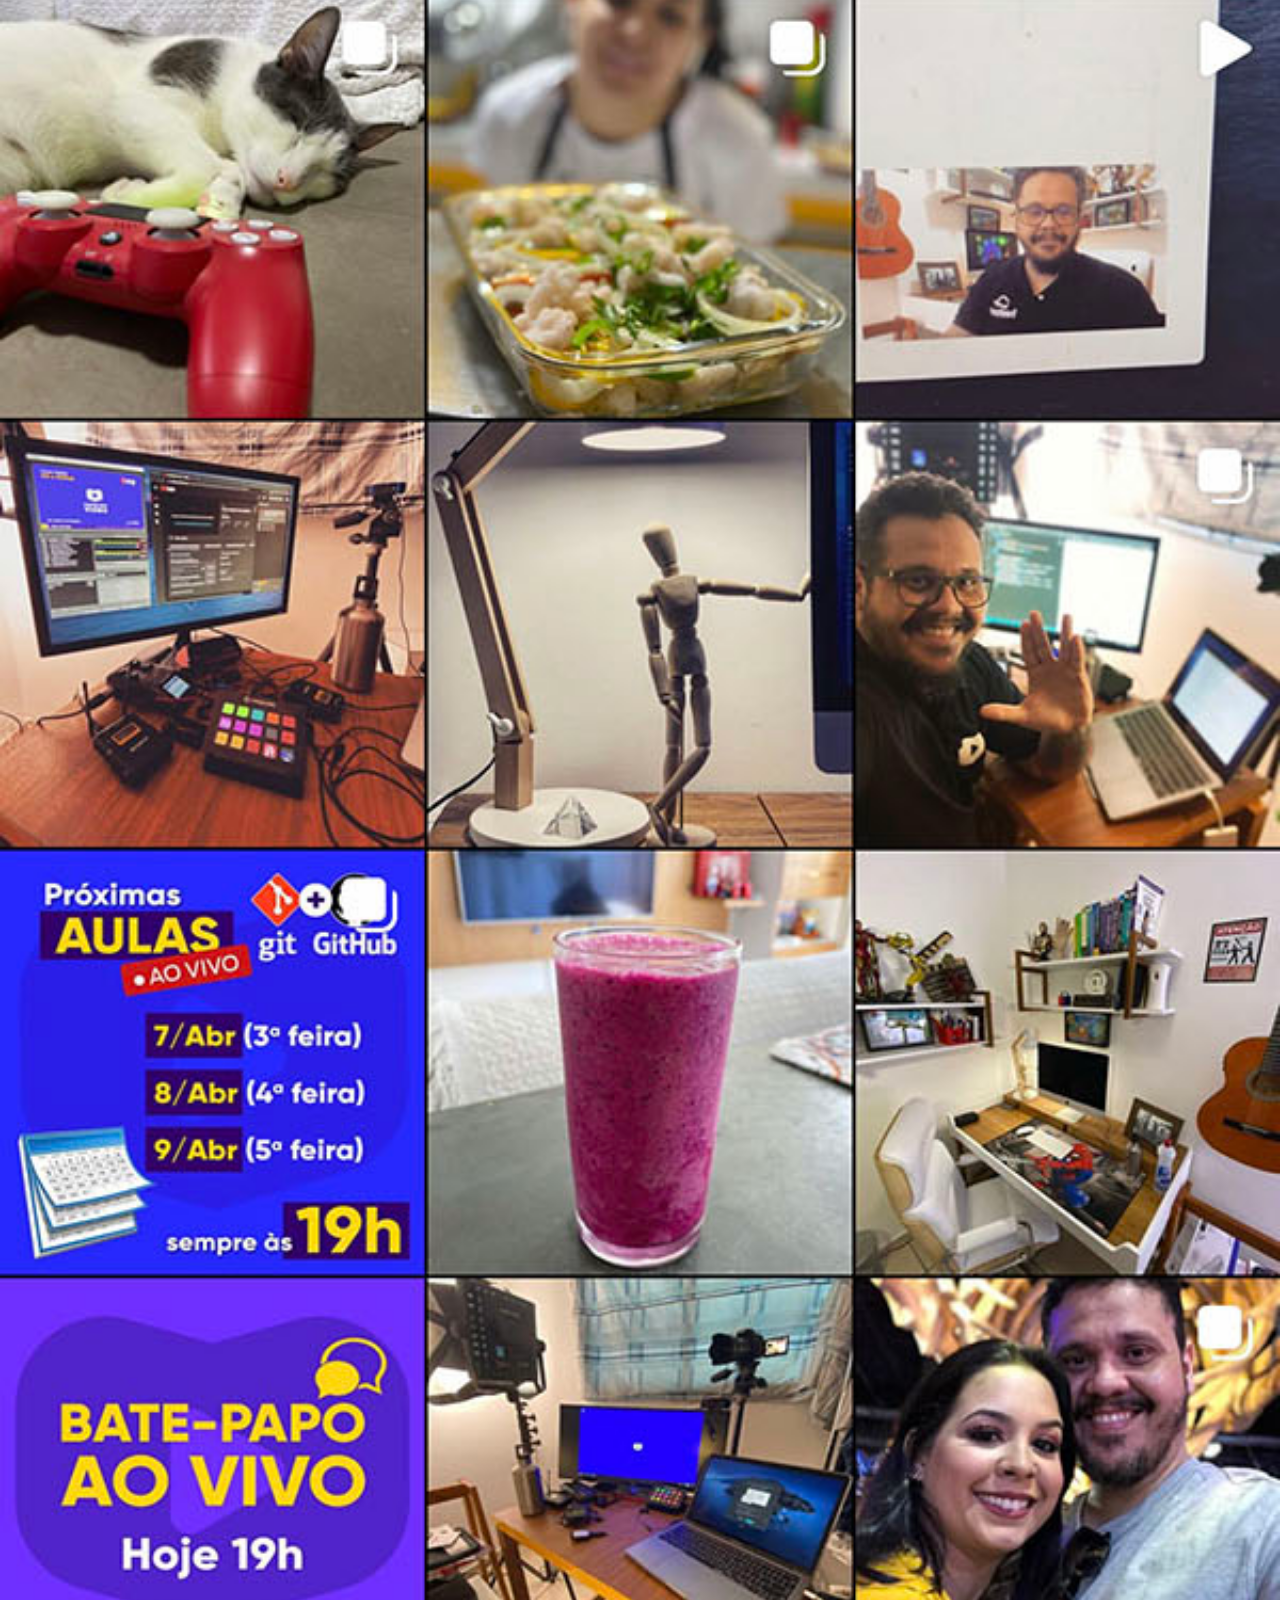
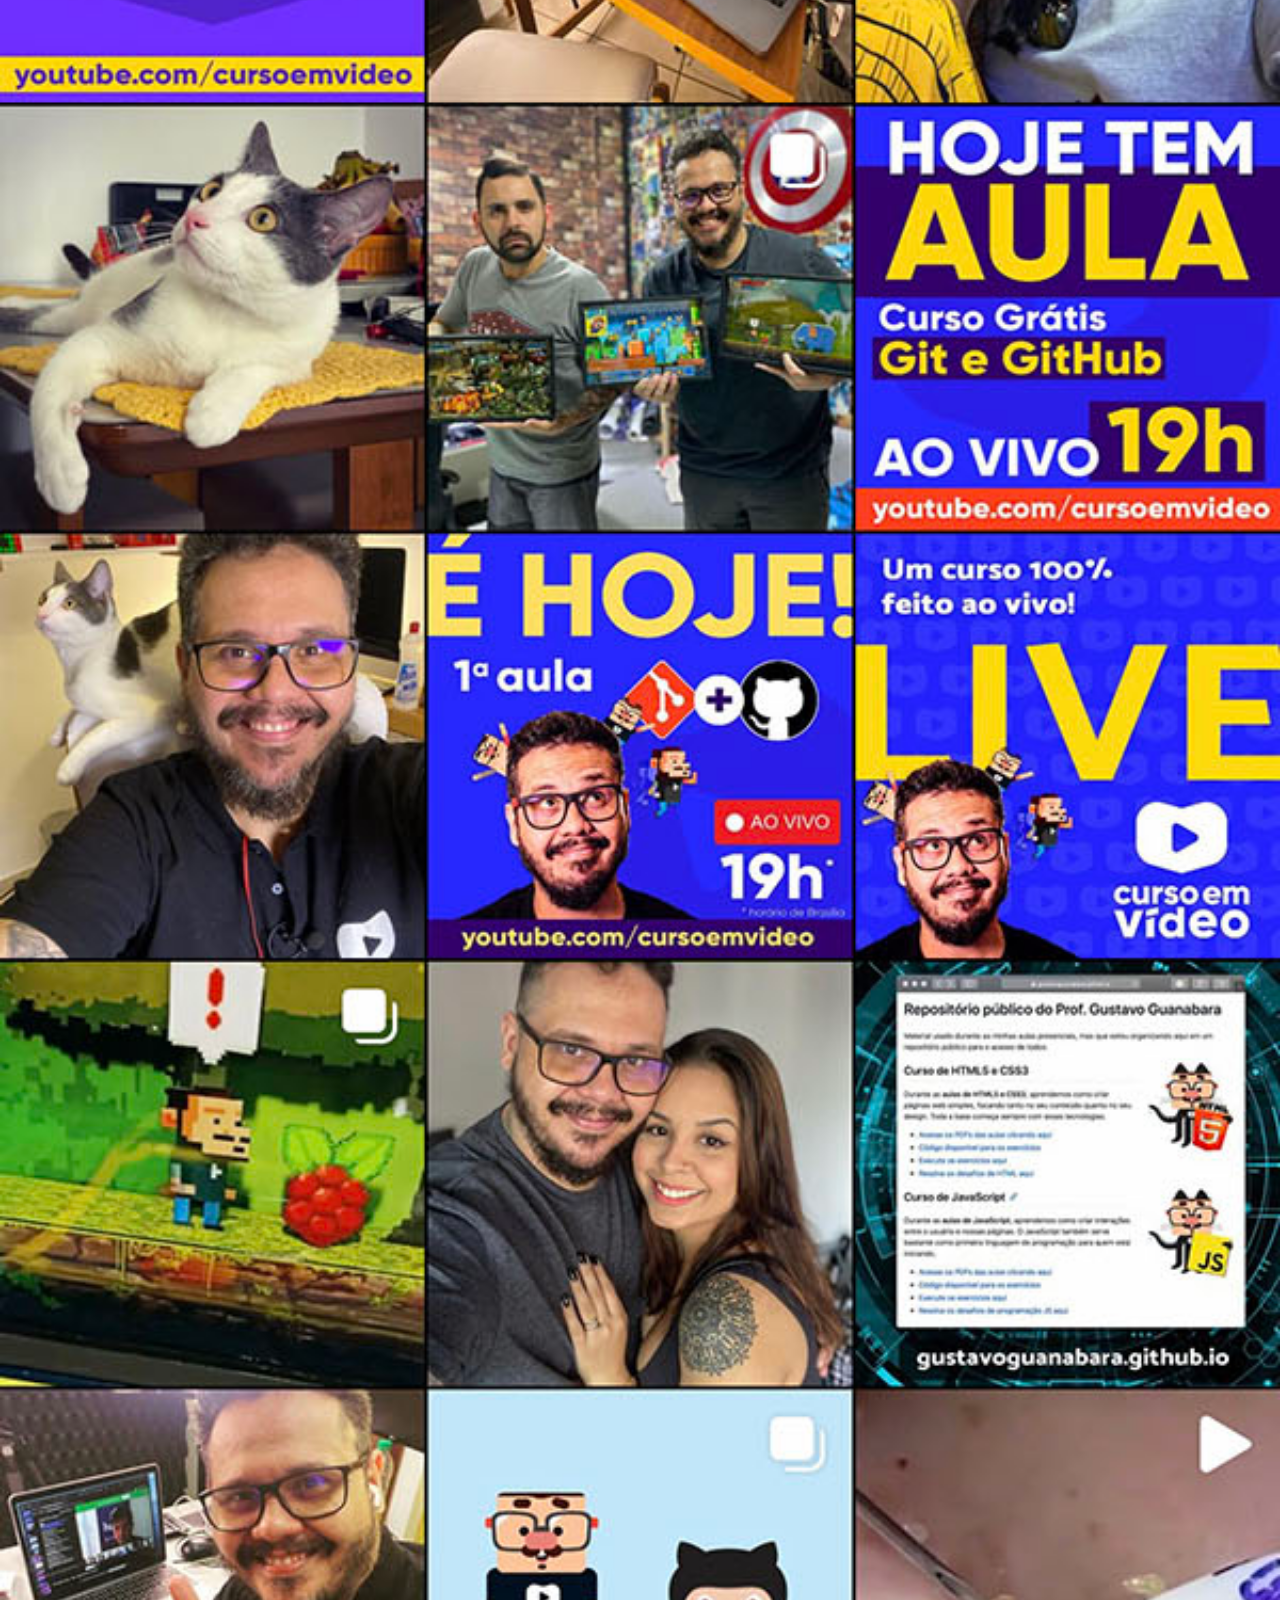
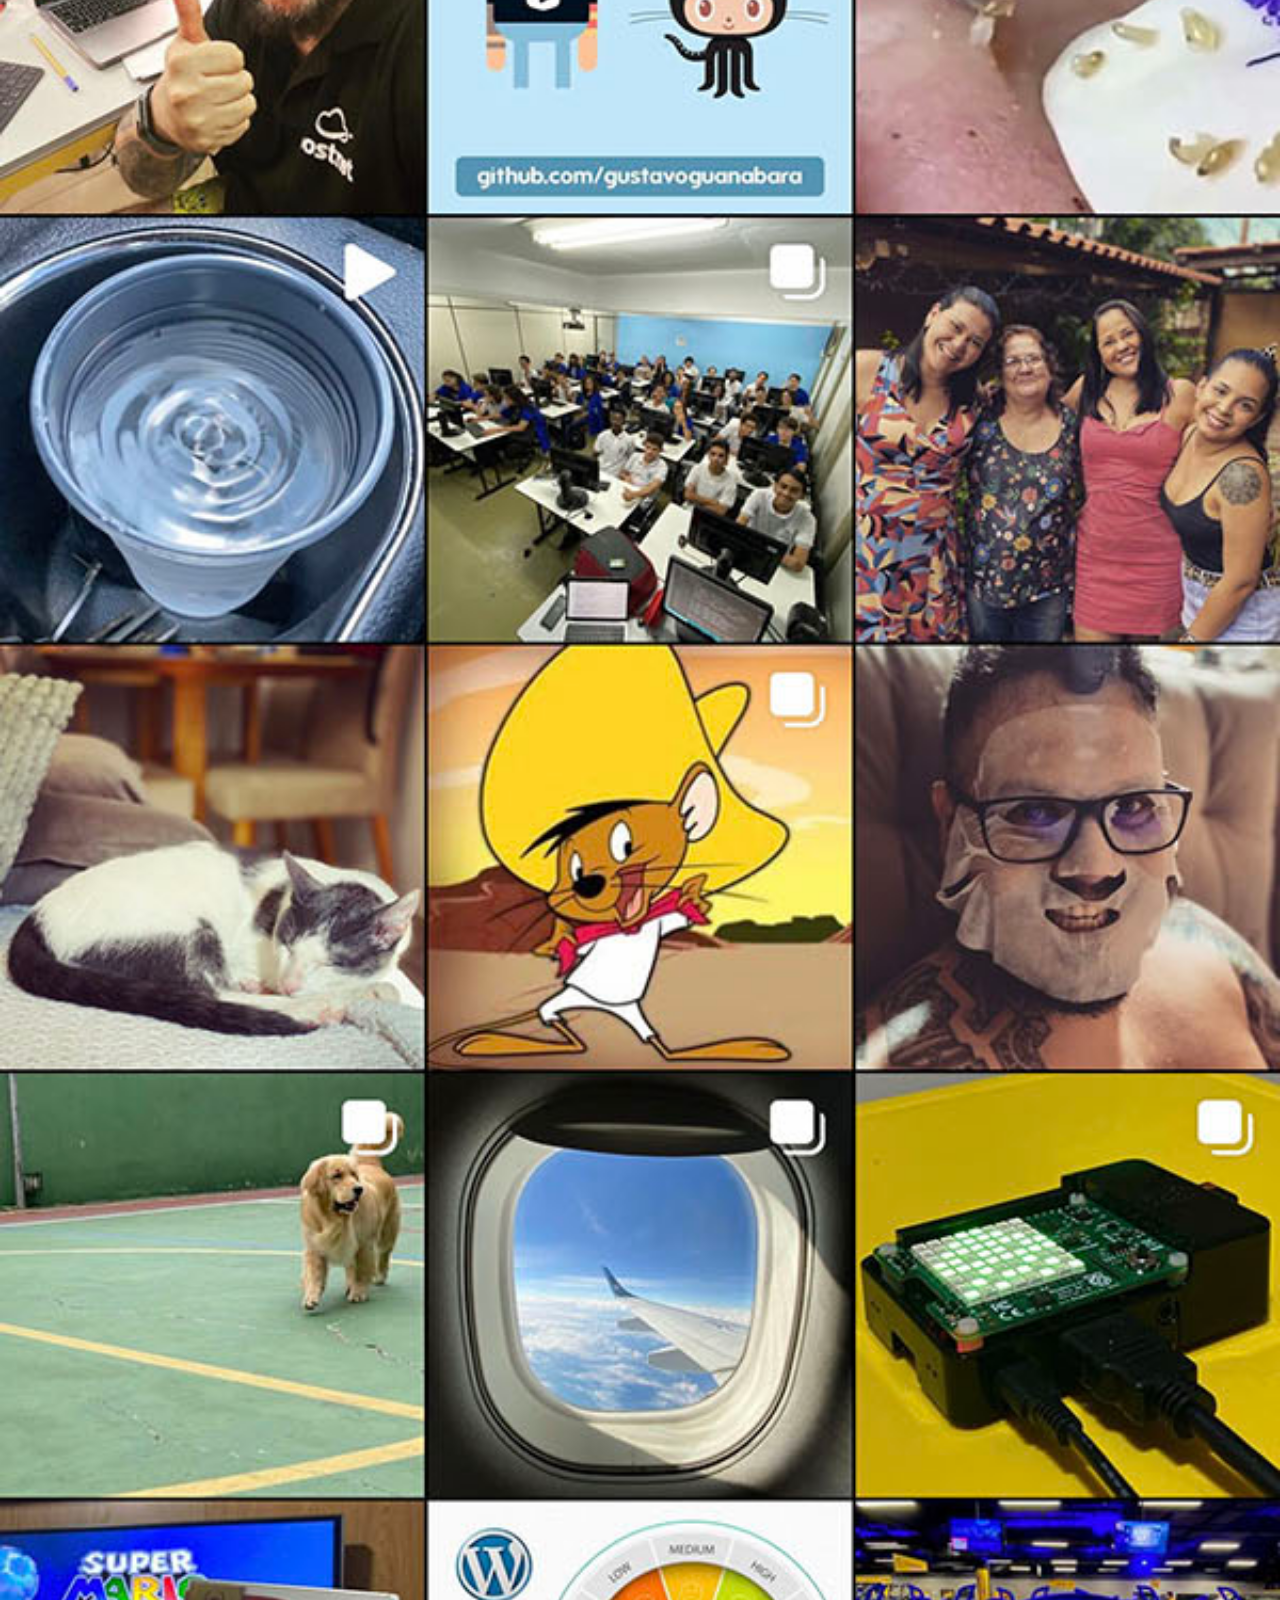
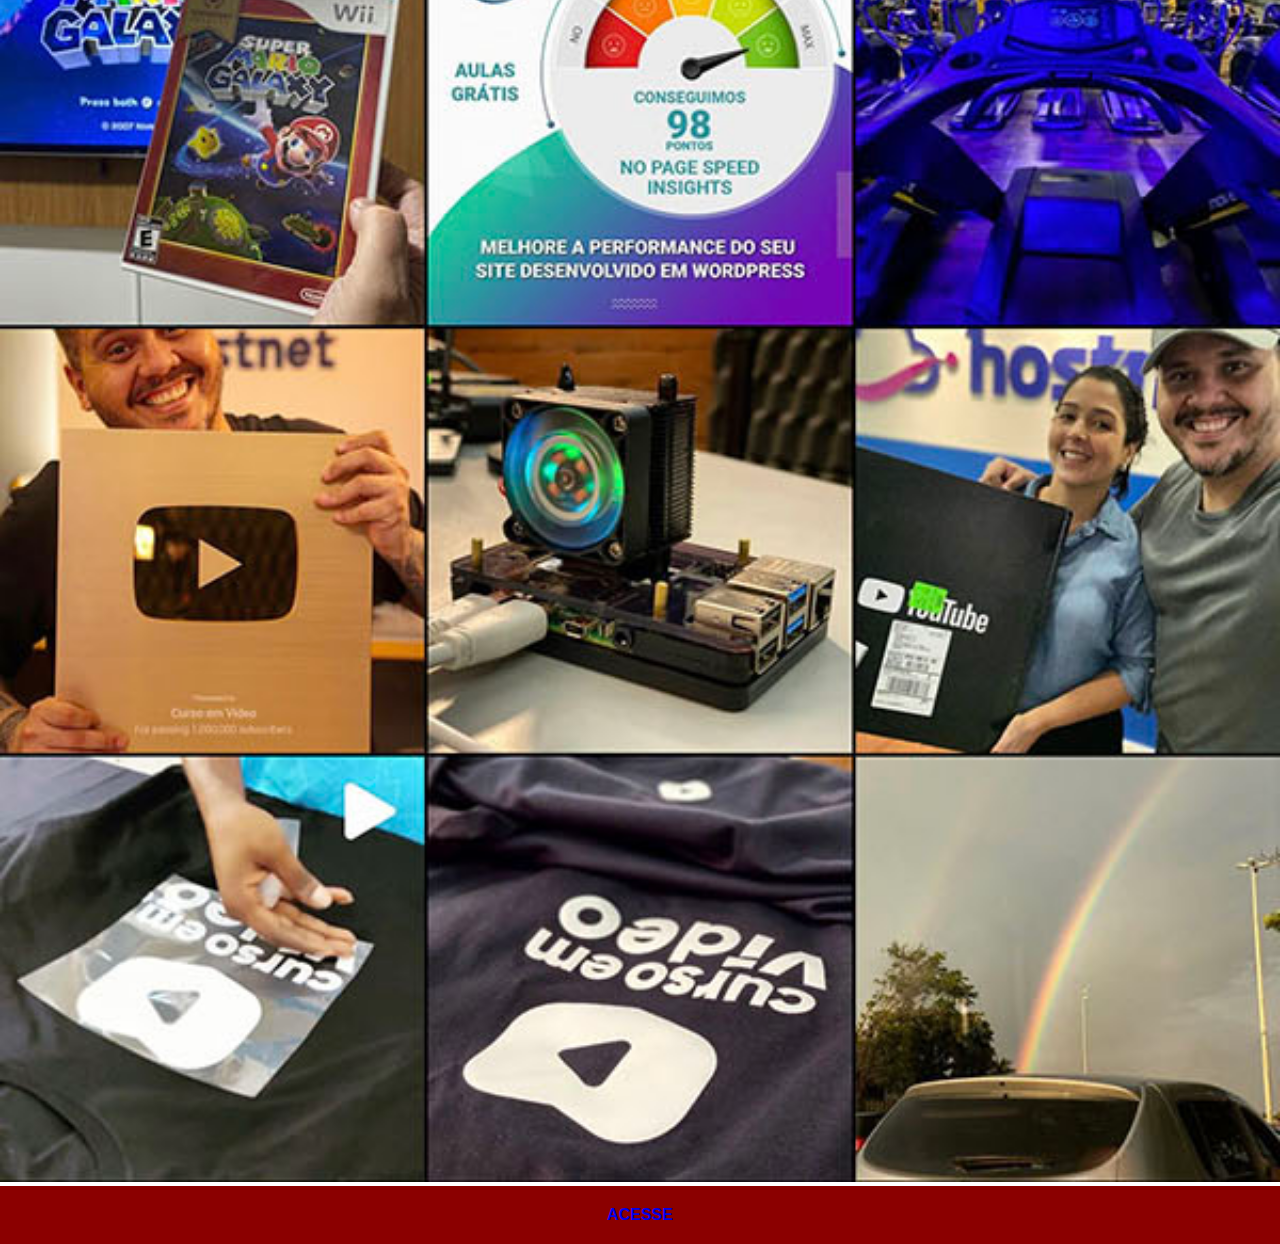
<file: istagram.html>
<!DOCTYPE html>
<html lang="pt-br">
<head>
    <meta charset="UTF-8">
    <meta name="viewport" content="width=device-width, initial-scale=1.0">
    <title>Youtube</title>
    <link rel="stylesheet" href="estilos/social.css">
</head>
<body>
    <img src="imagens/tela-instagram.jpg" alt="Instagram">
    <a href="https://www.instagram.com/gustavoguanabara/" target="_blank">ACESSE</a>
</body>
</html>
</file>
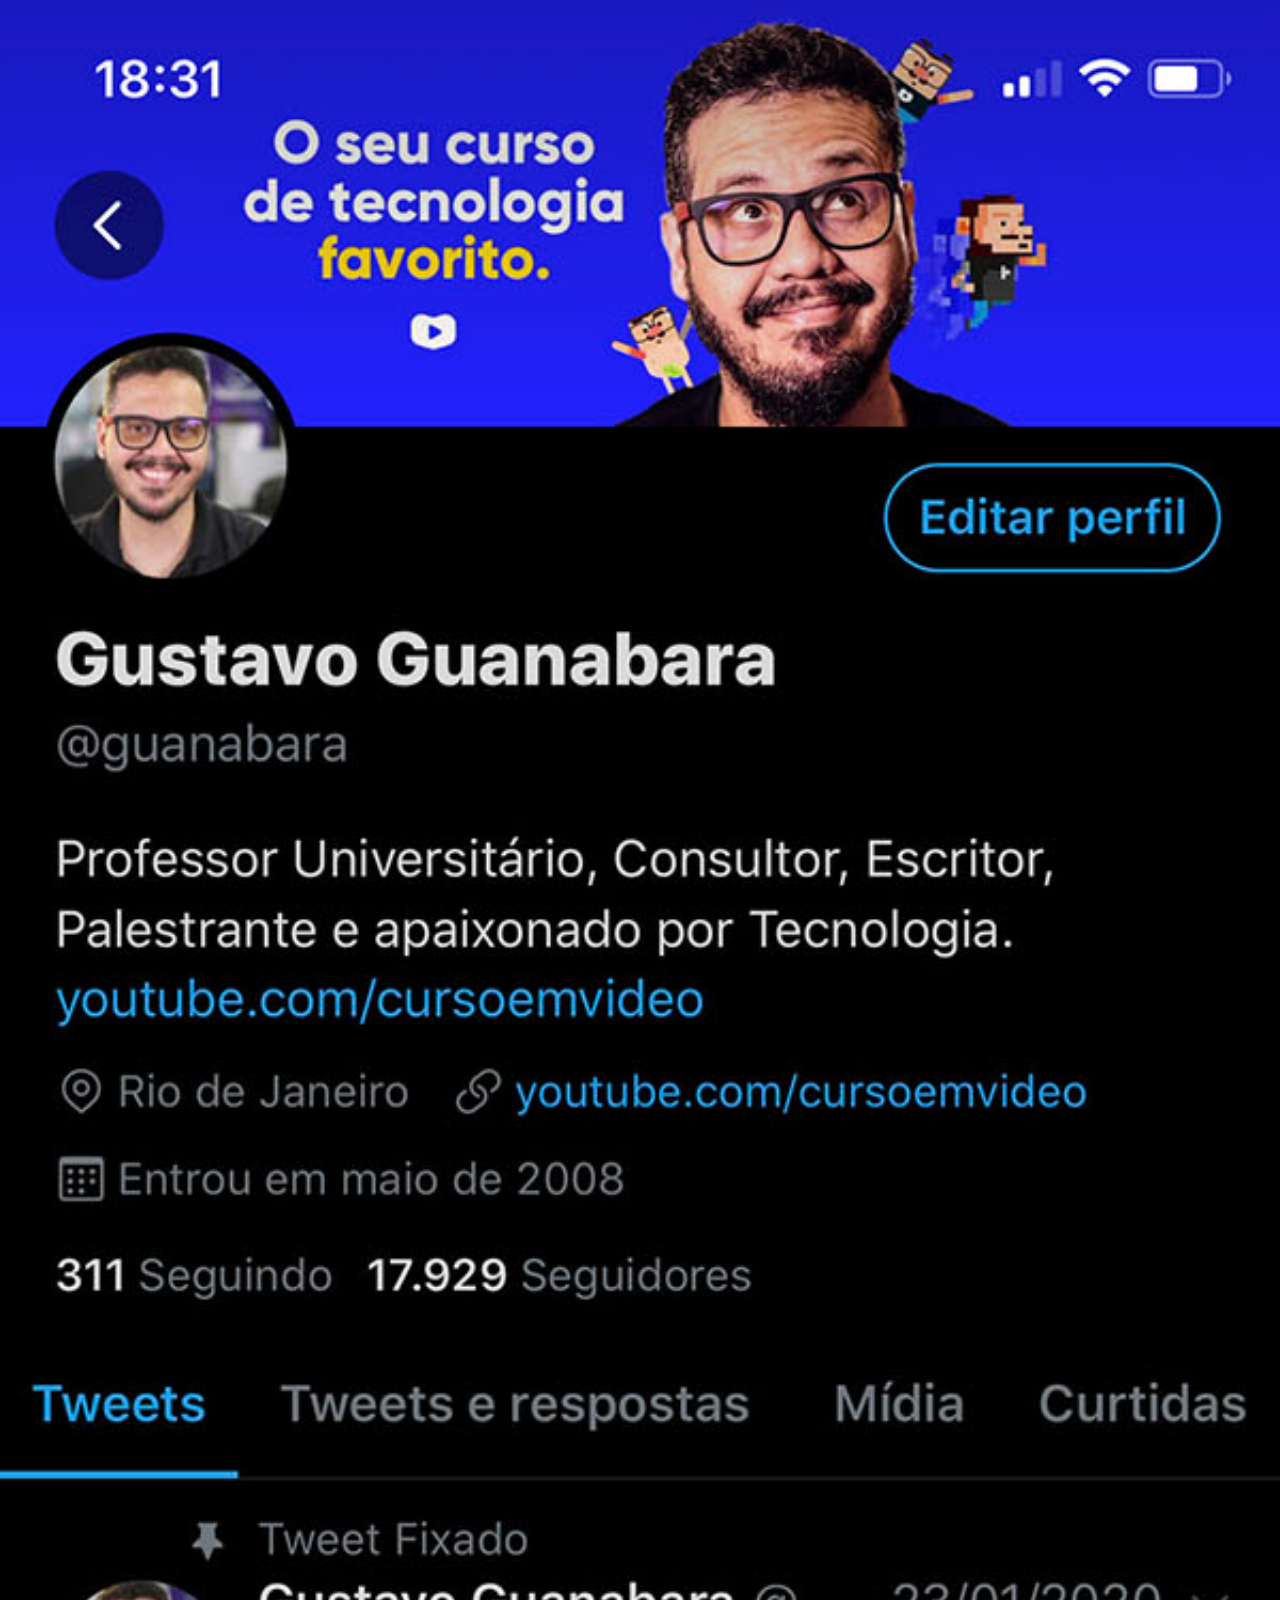
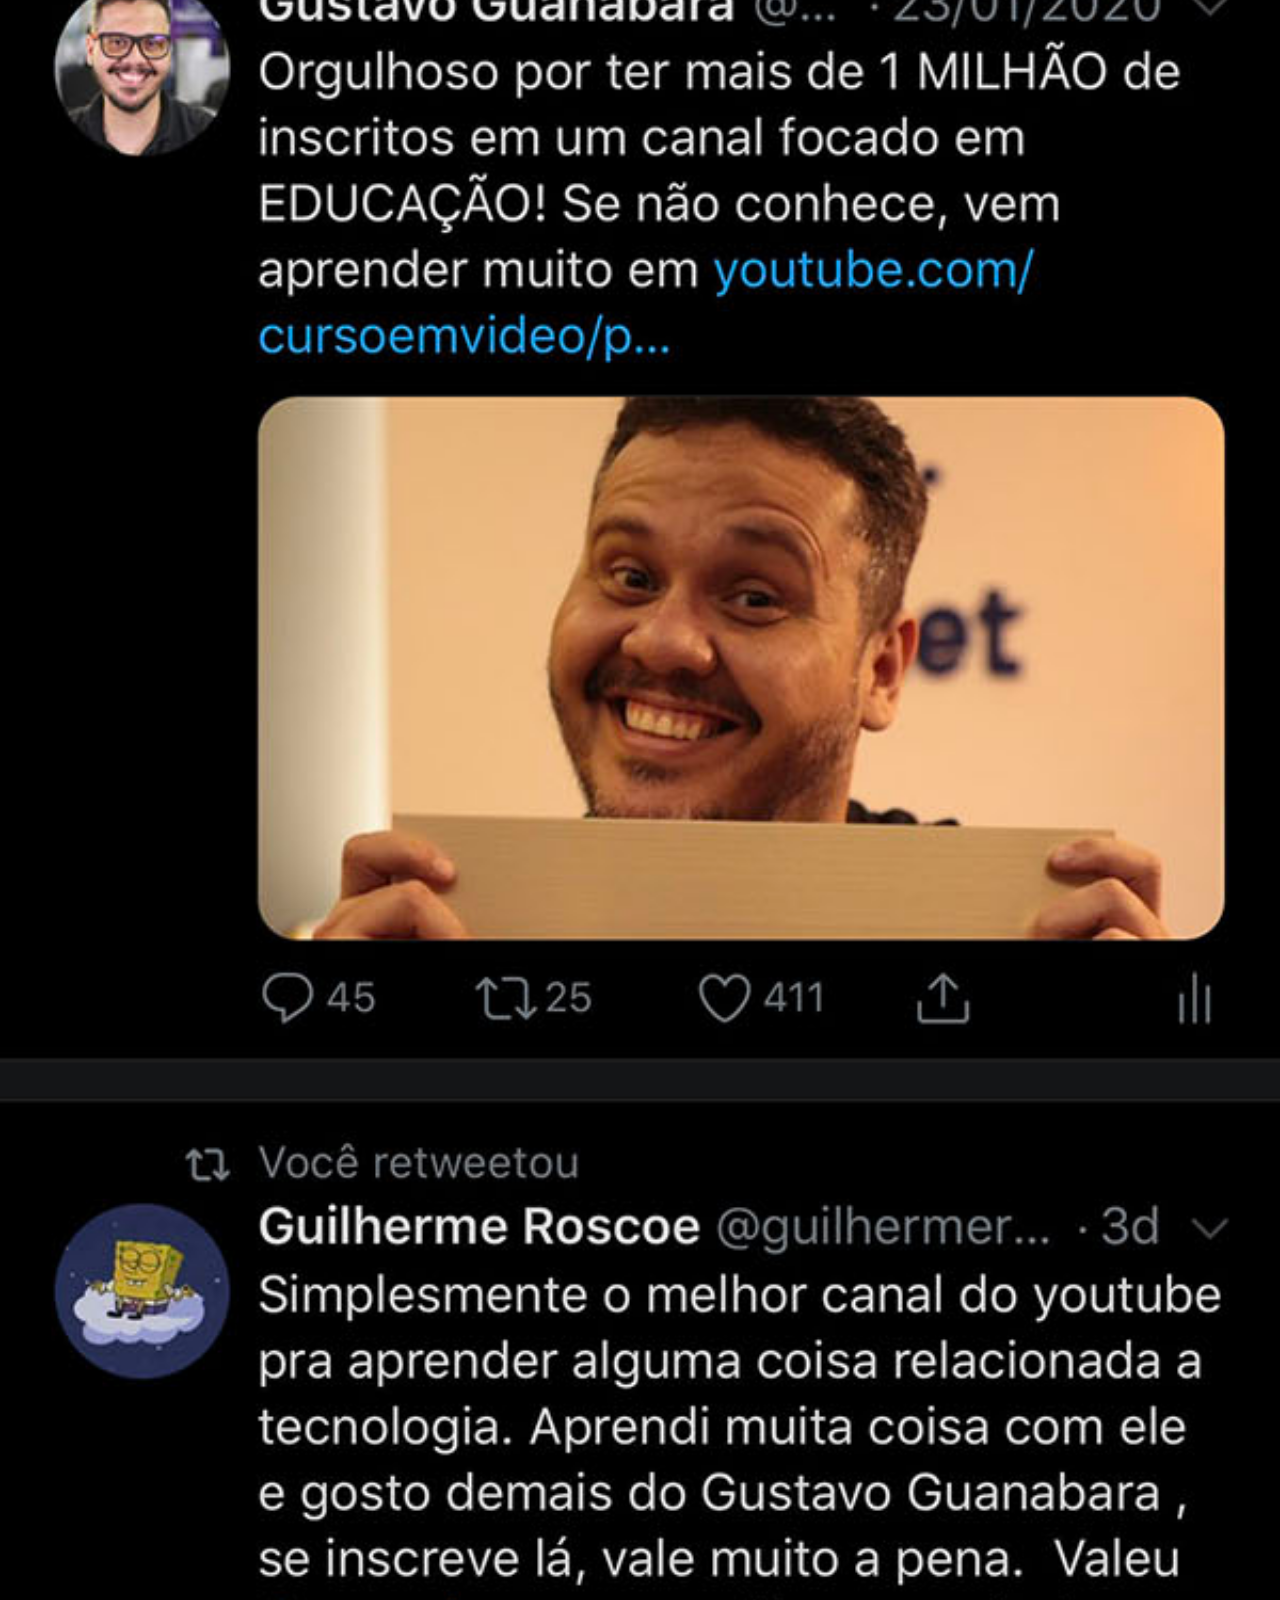
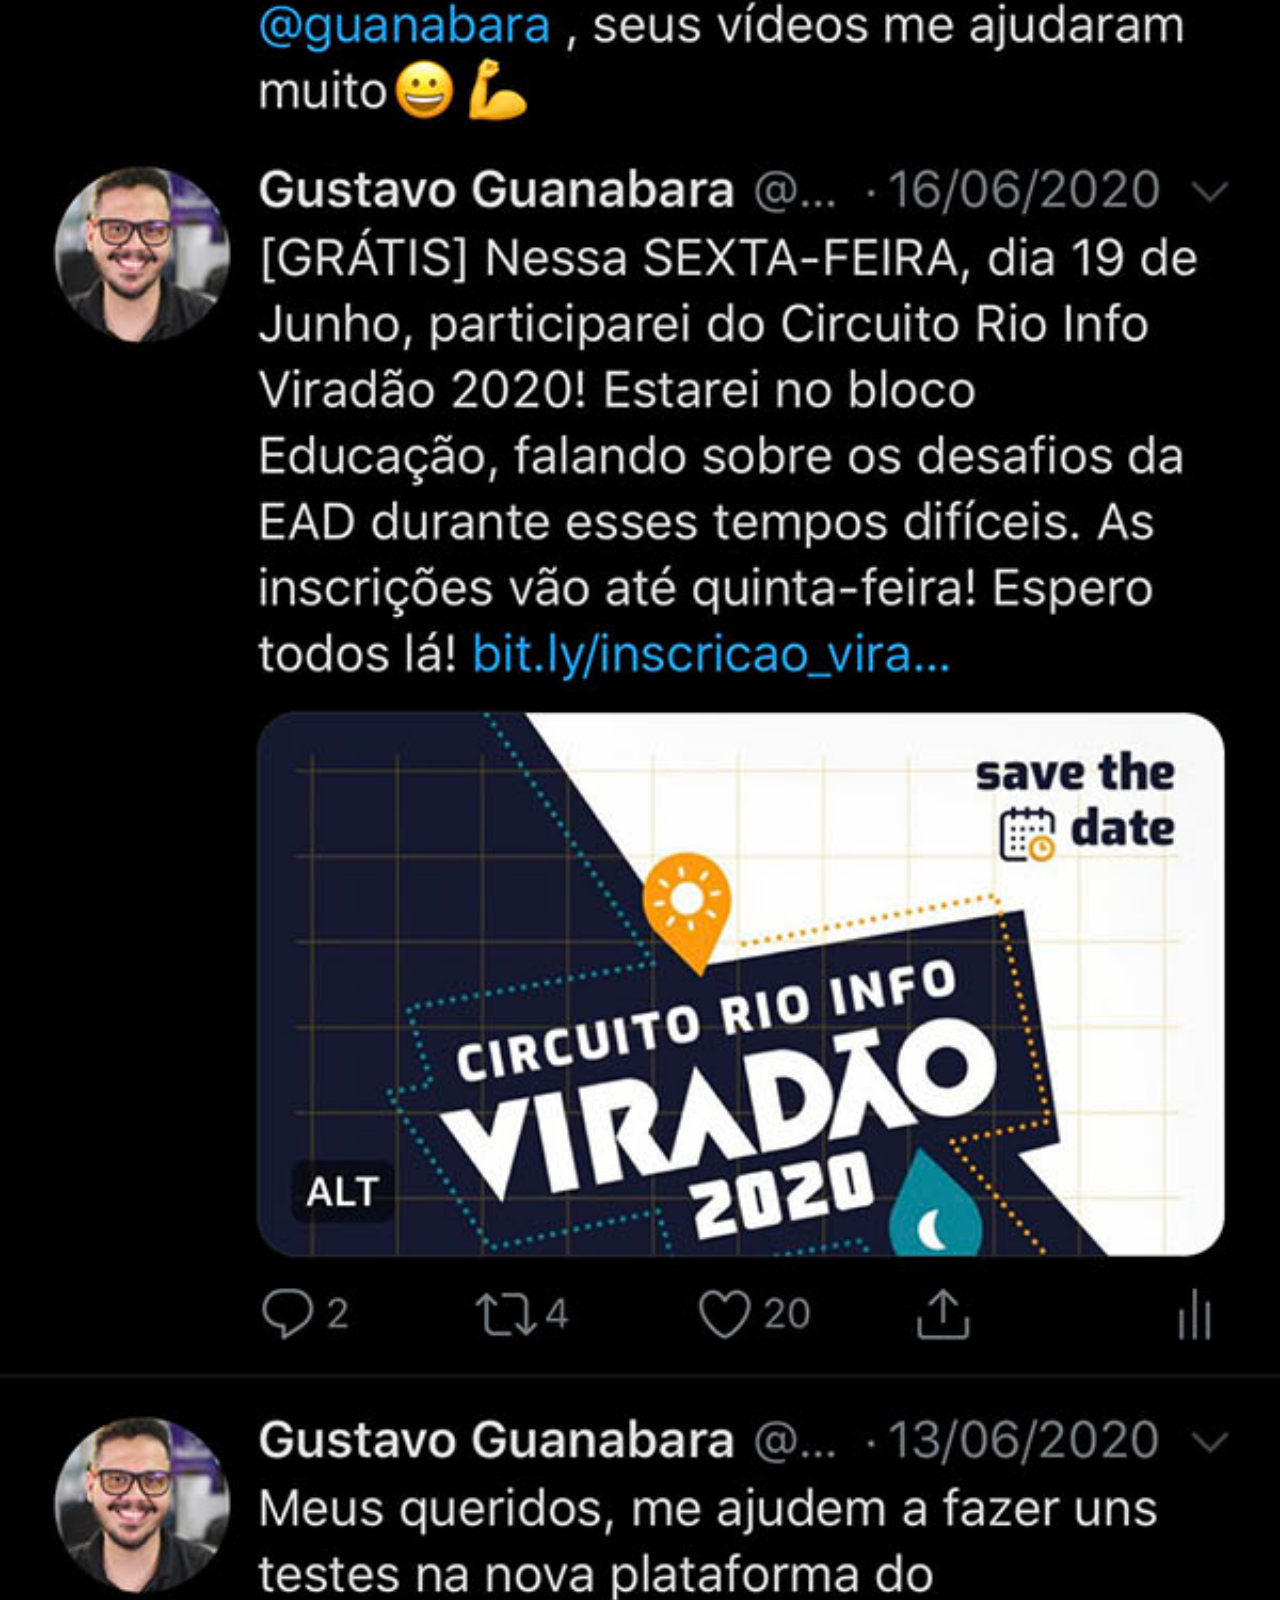
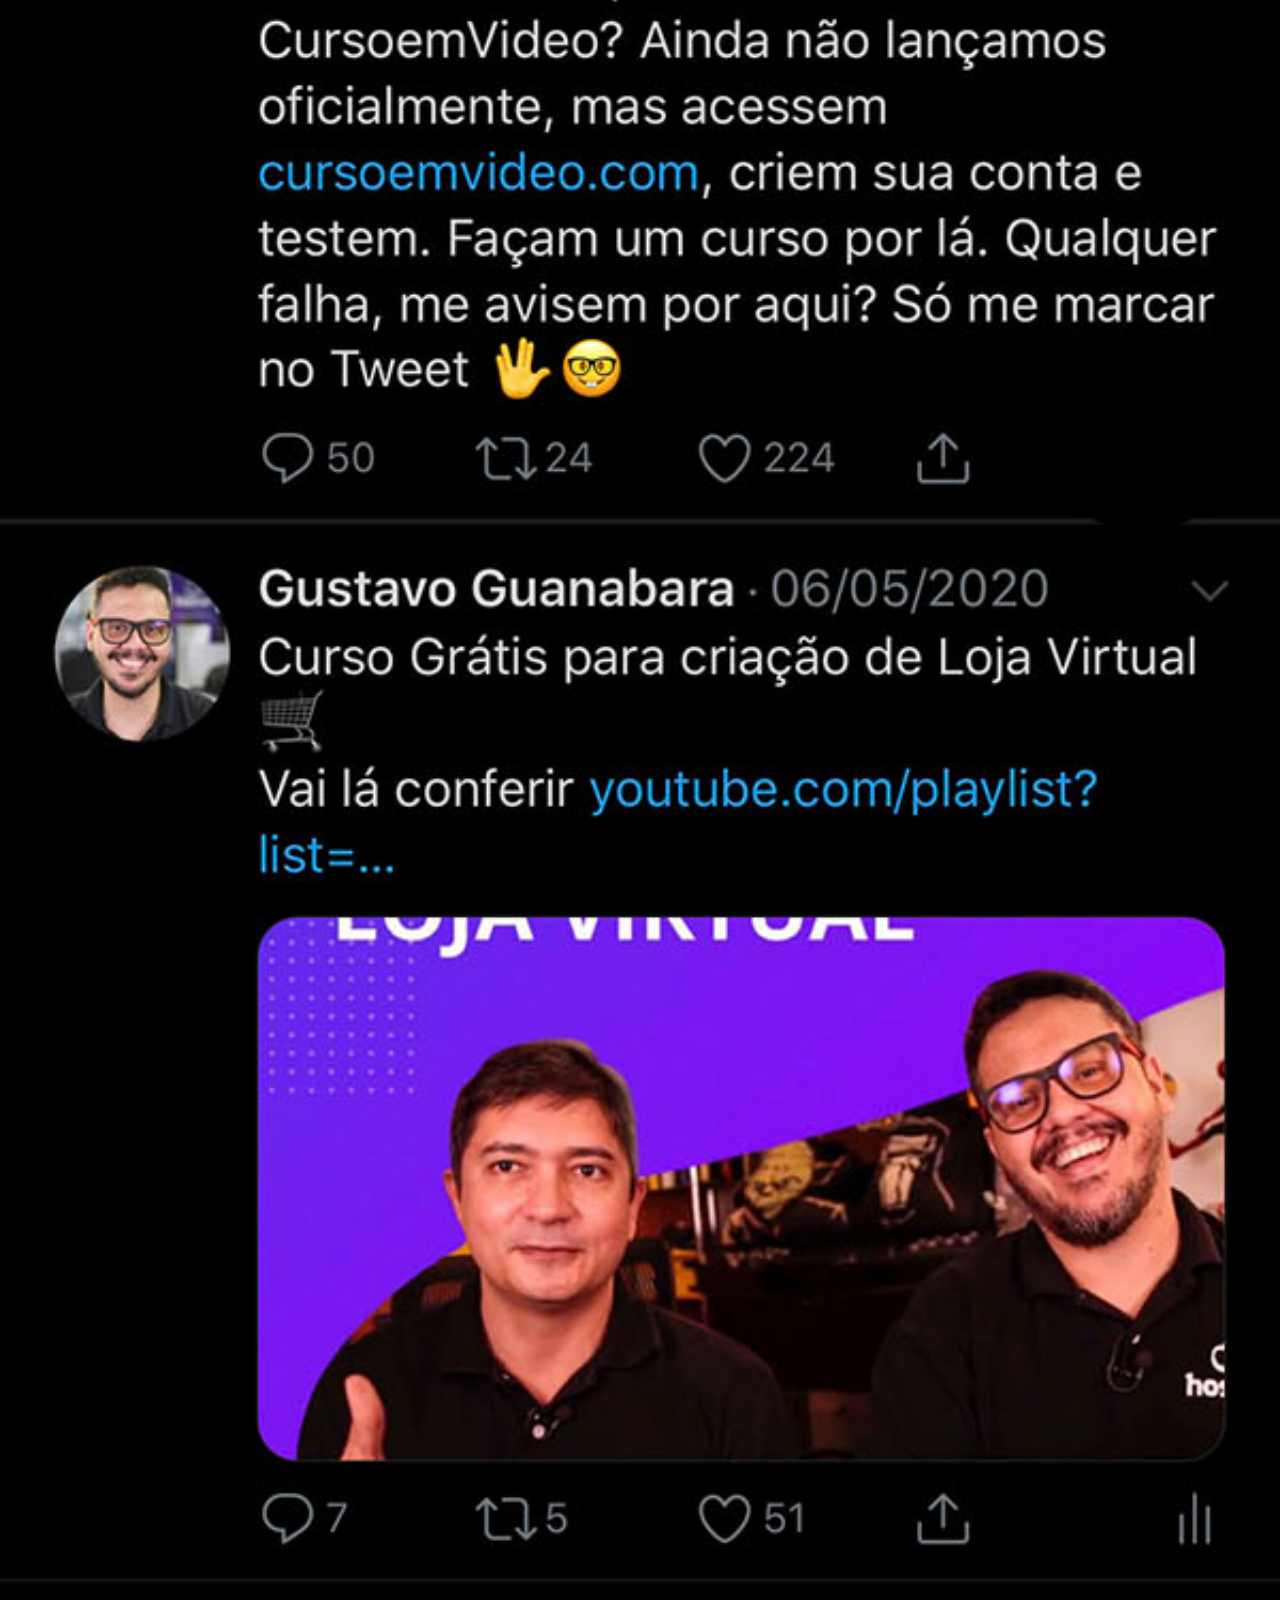
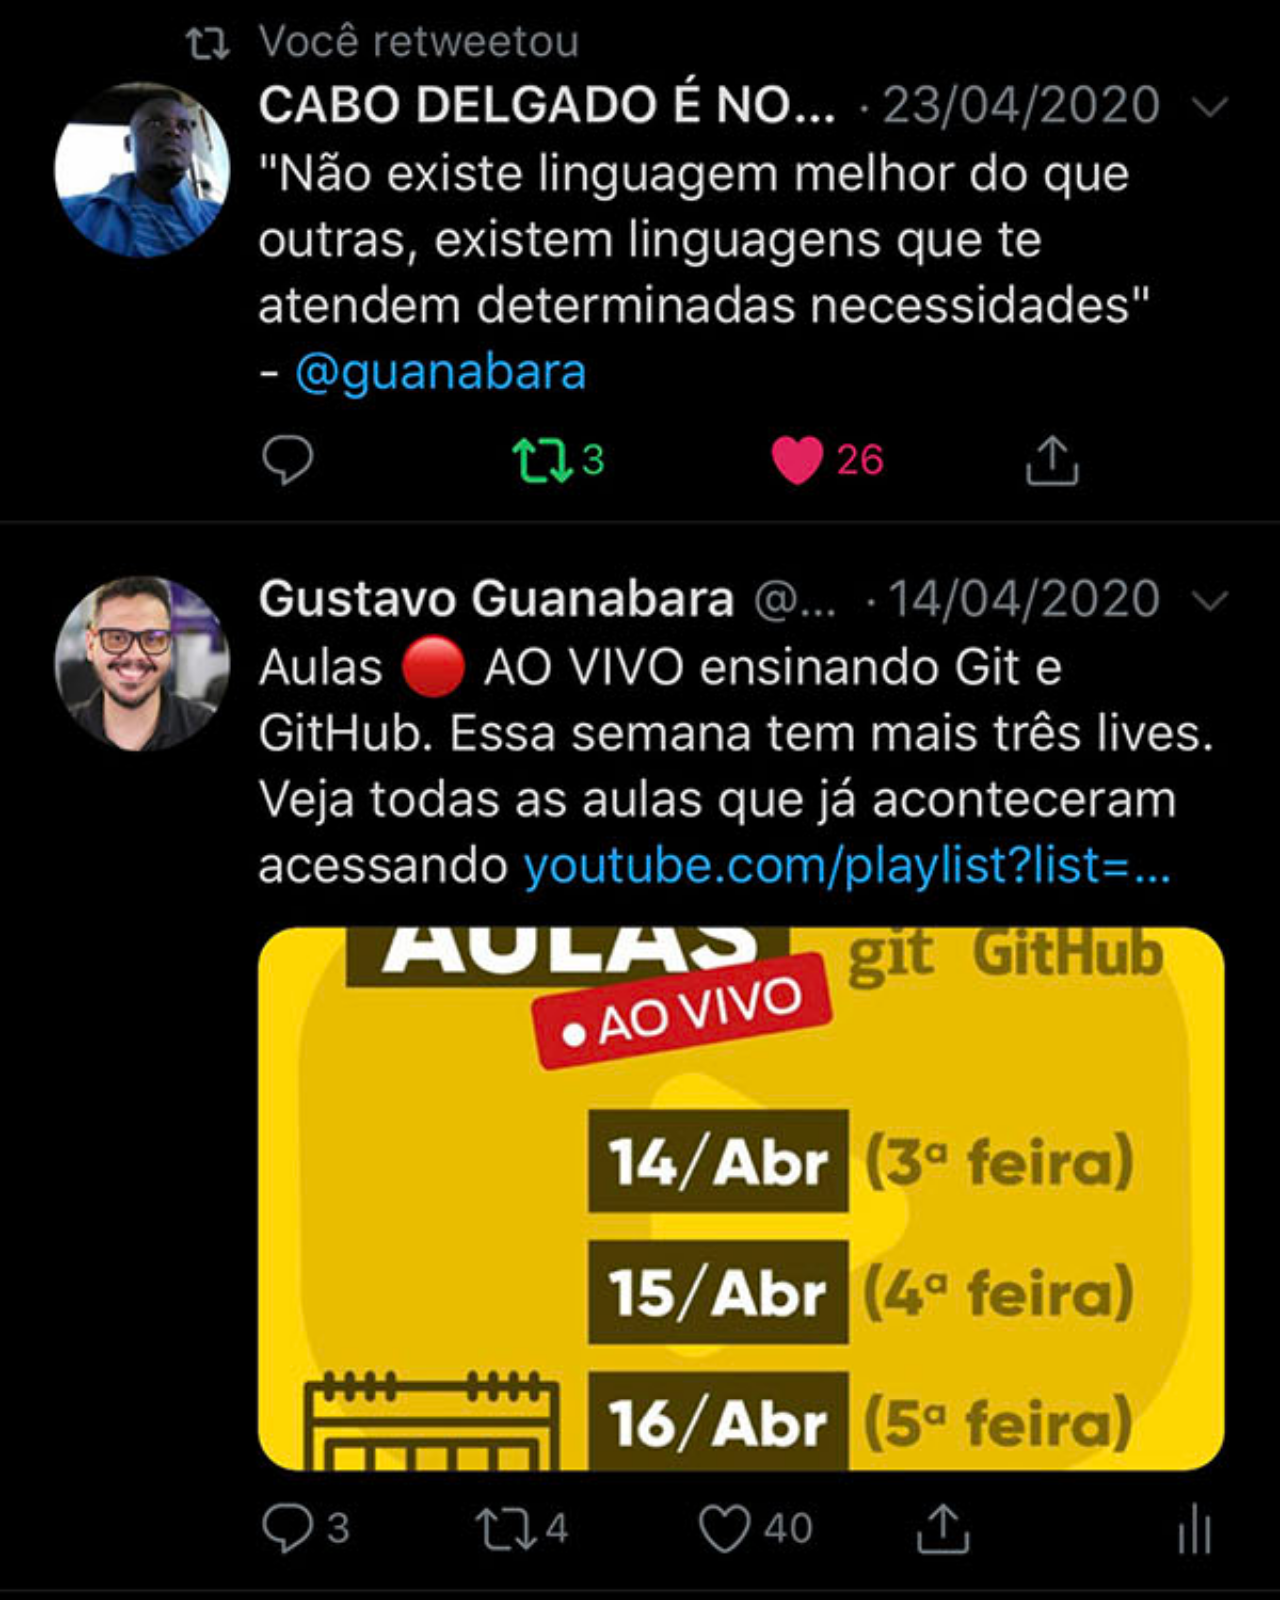
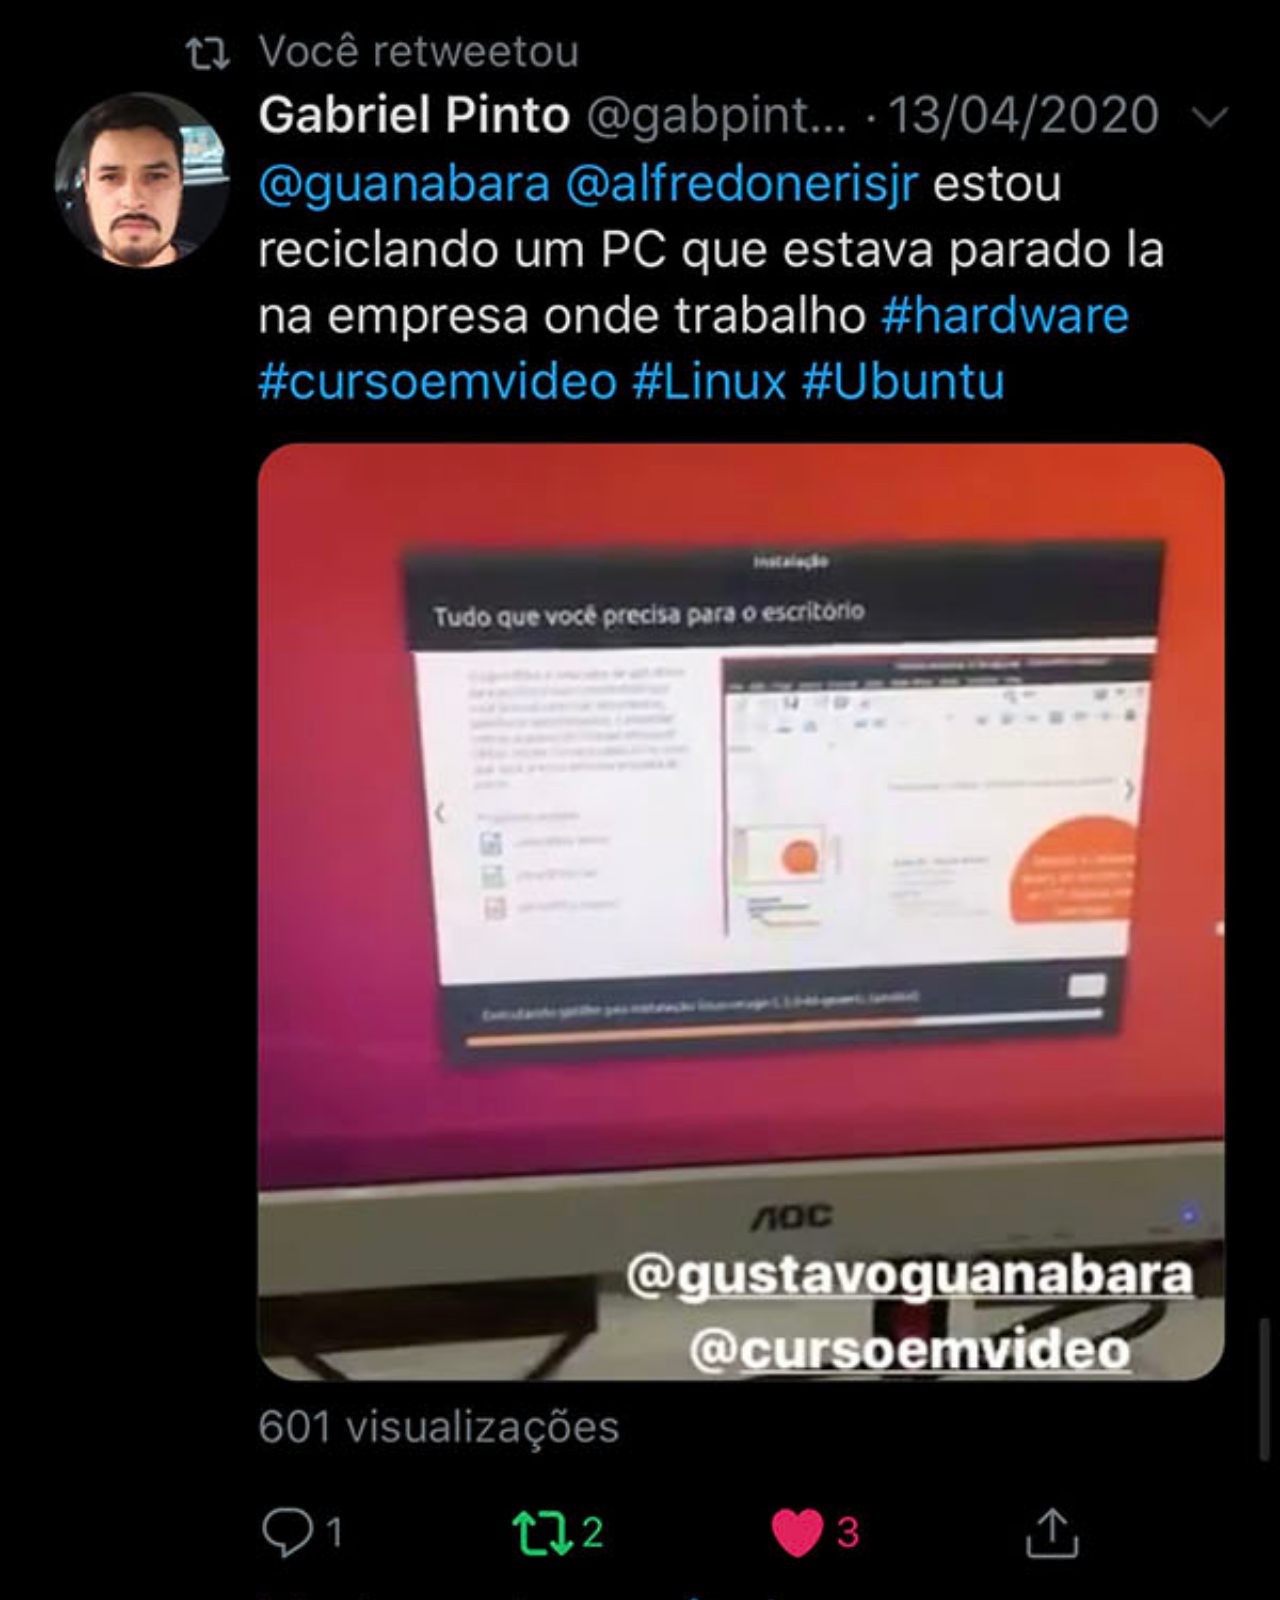
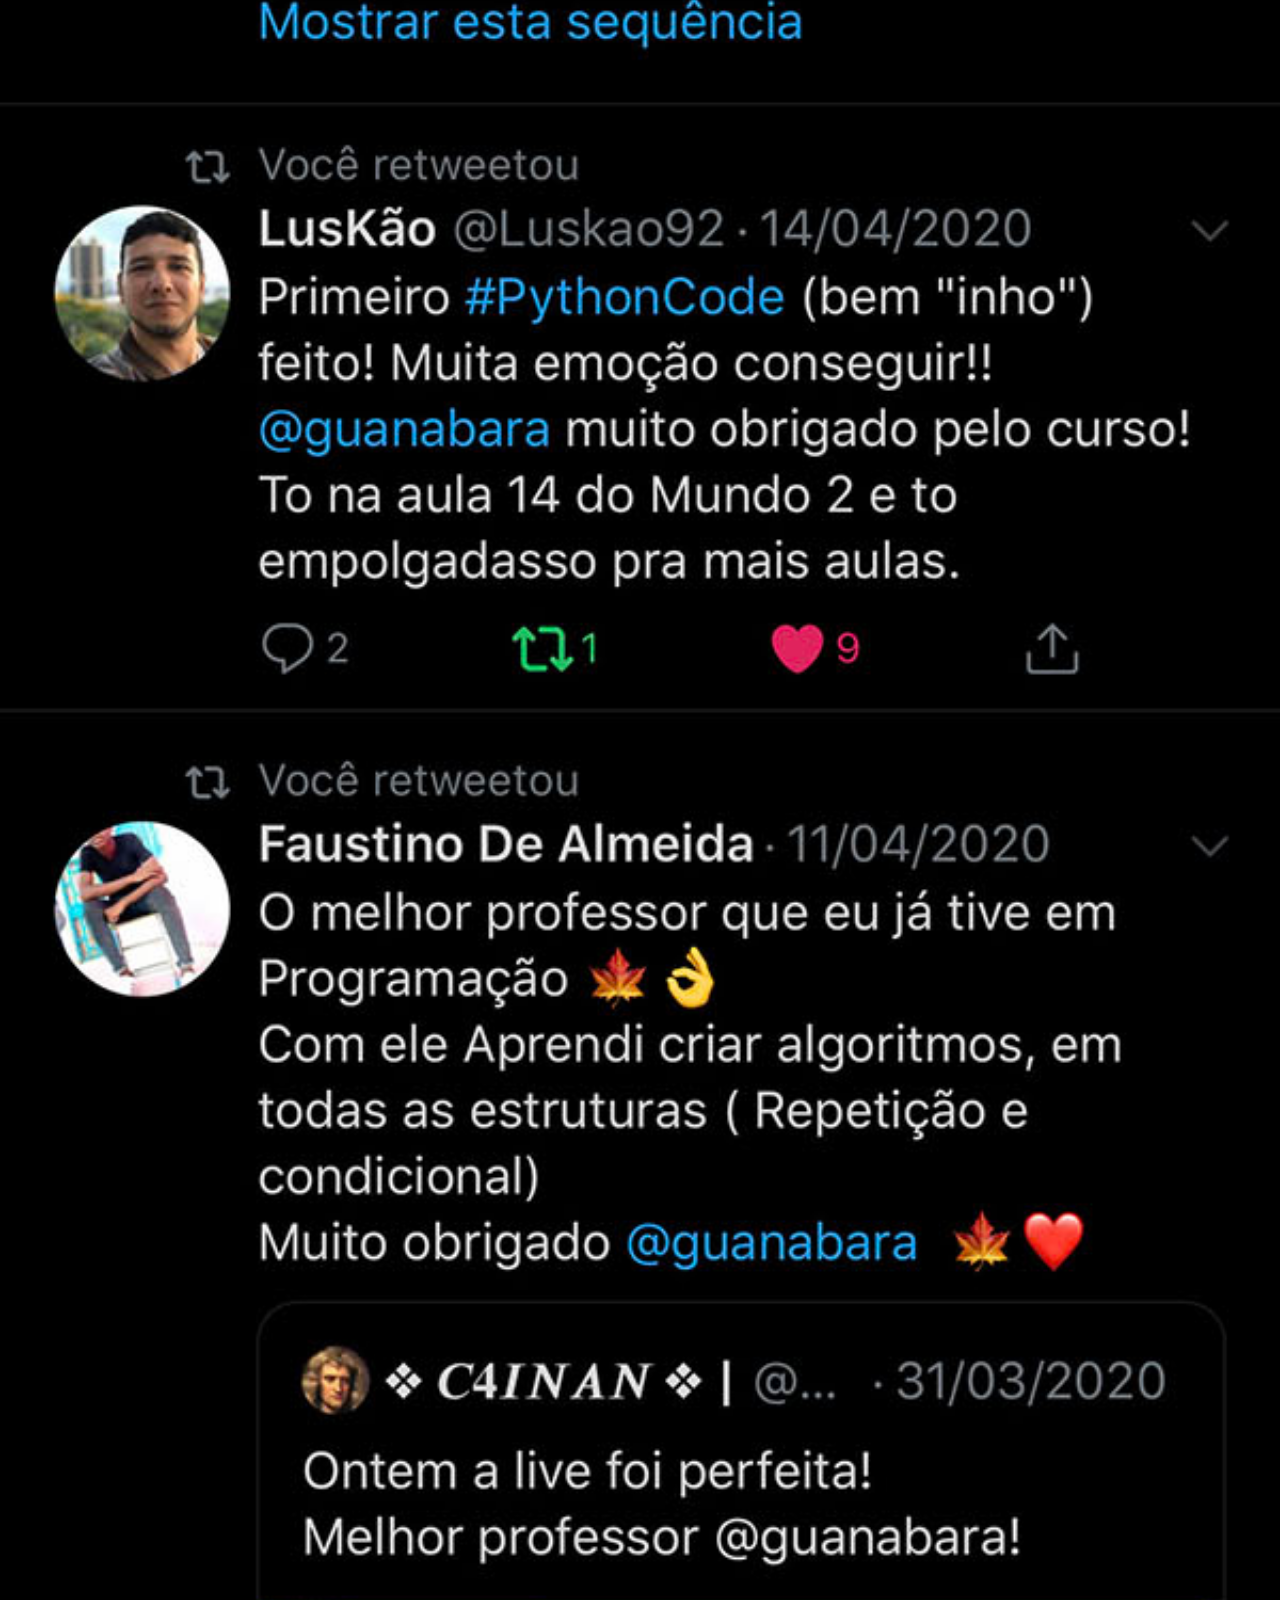
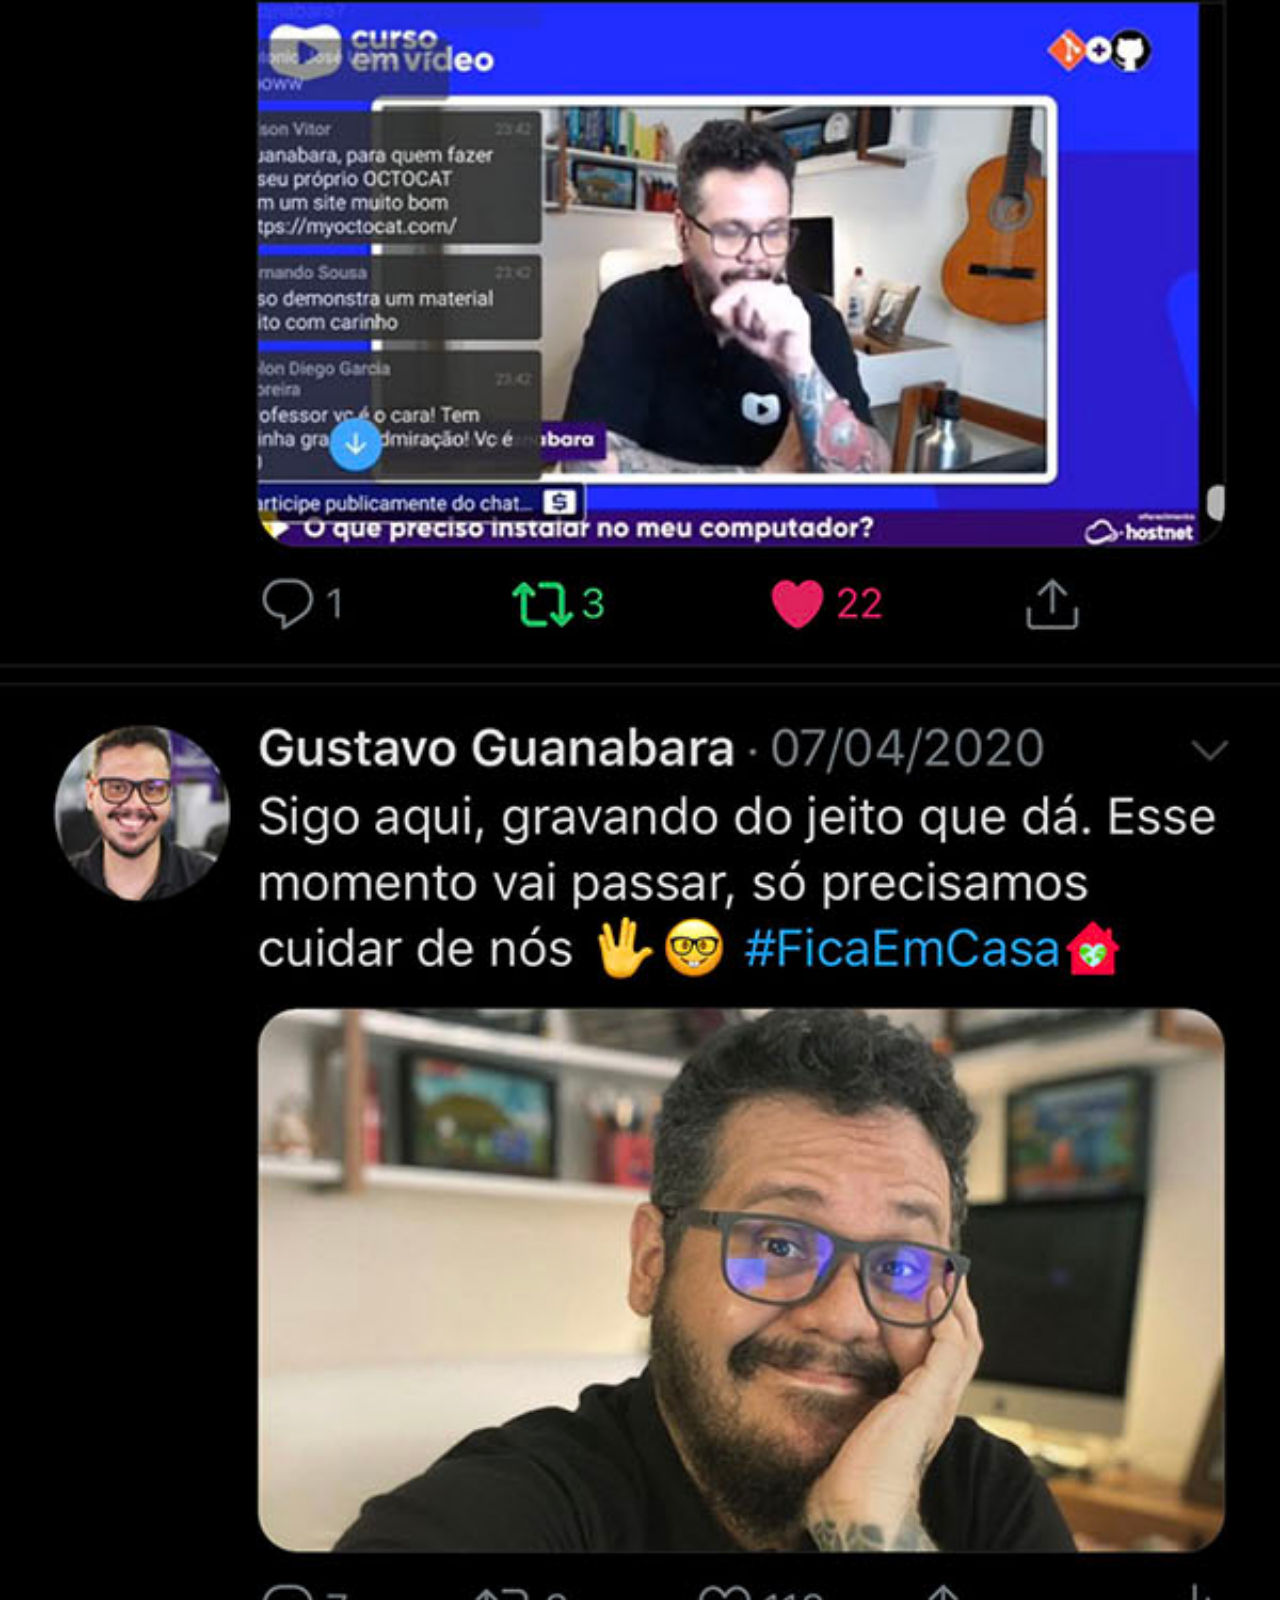
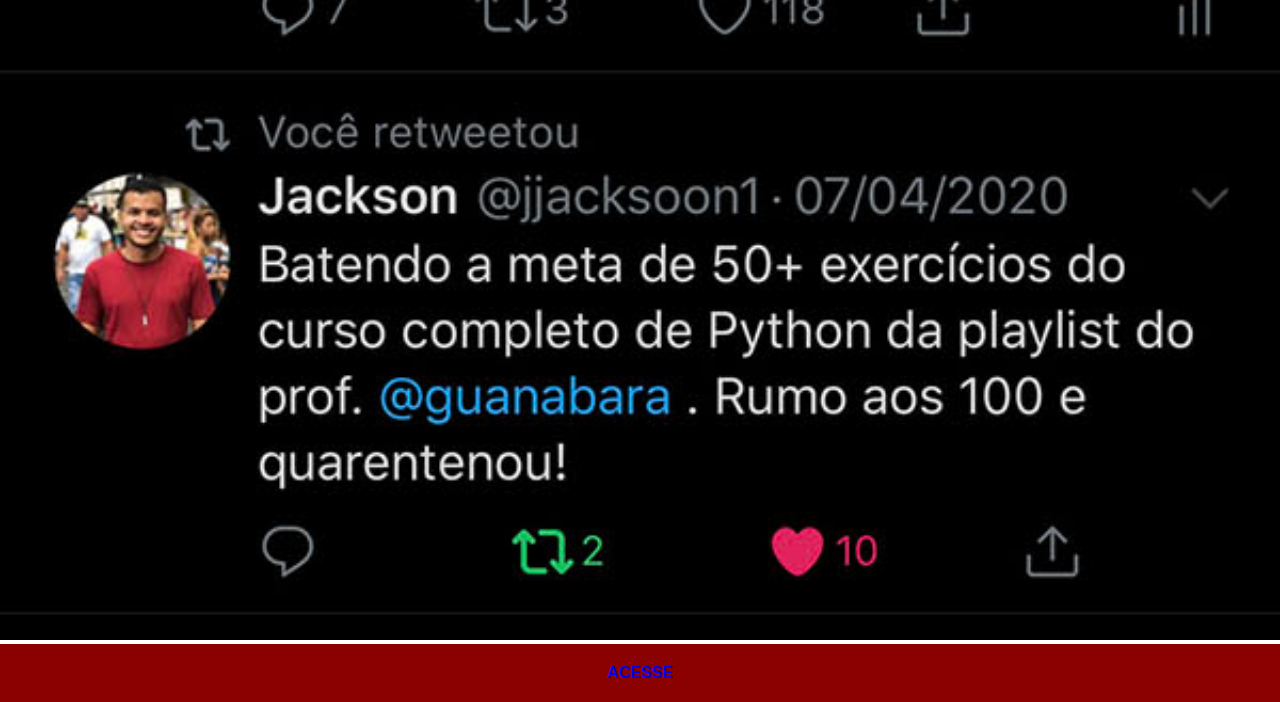
<file: Twitter.html>
<!DOCTYPE html>
<html lang="pt-br">
<head>
    <meta charset="UTF-8">
    <meta name="viewport" content="width=device-width, initial-scale=1.0">
    <title>Youtube</title>
    <link rel="stylesheet" href="estilos/social.css">
</head>
<body>
    <img src="imagens/tela-twitter.jpg" alt="Twitter">
    <a href="https://x.com/guanabara" target="_blank">ACESSE</a>
</body>
</html>
</file>
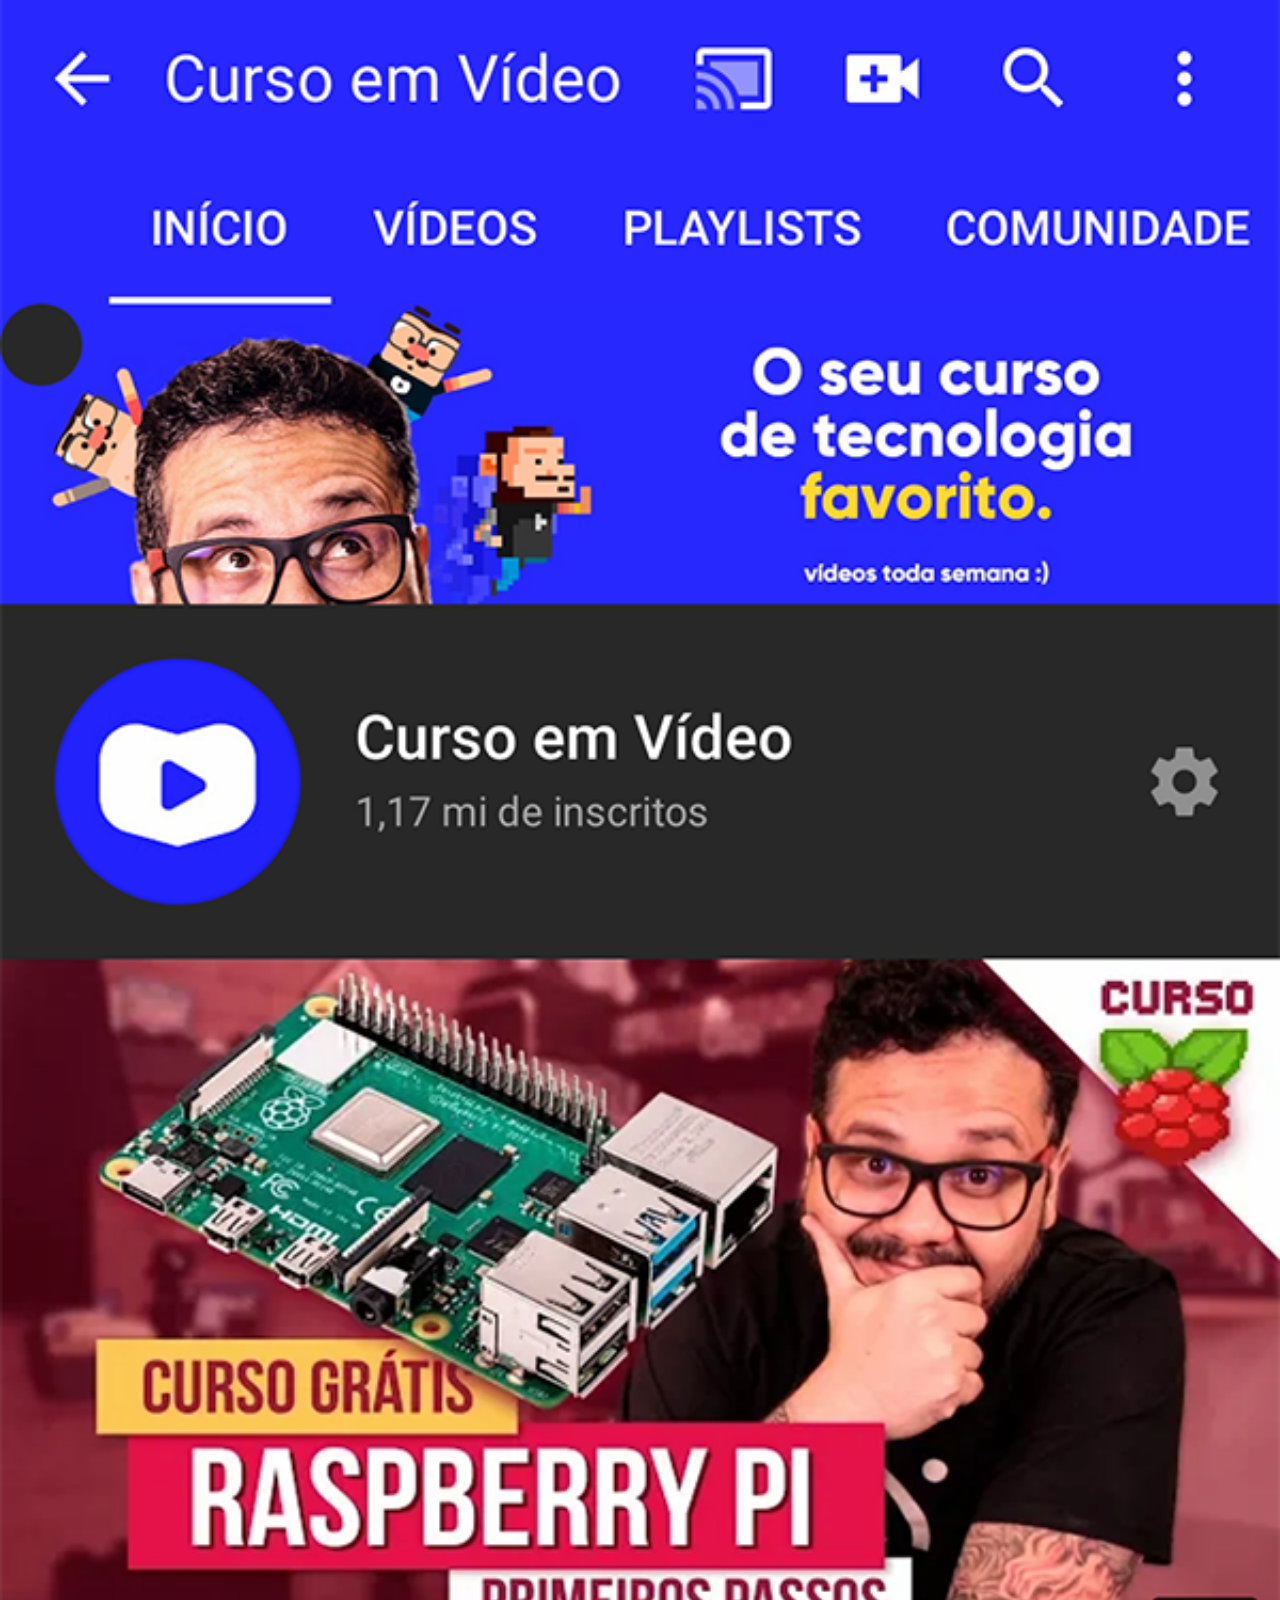
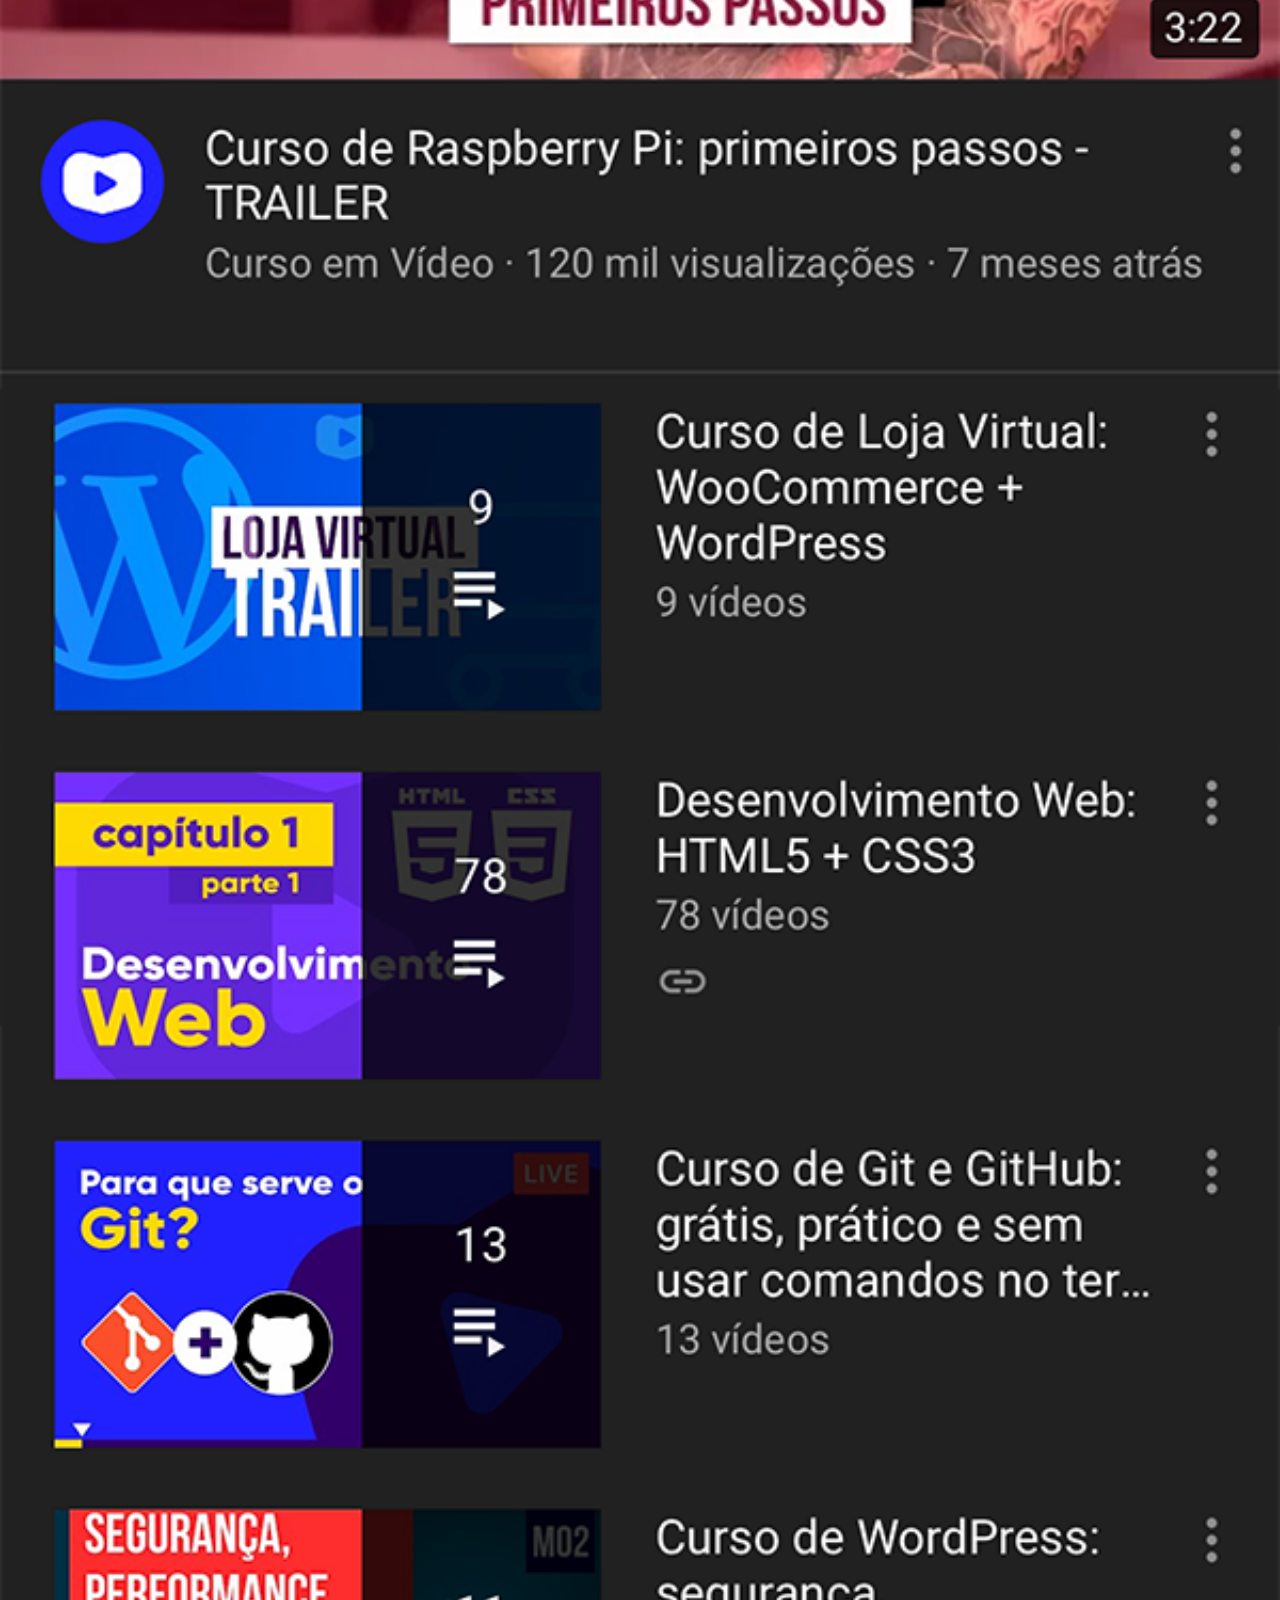
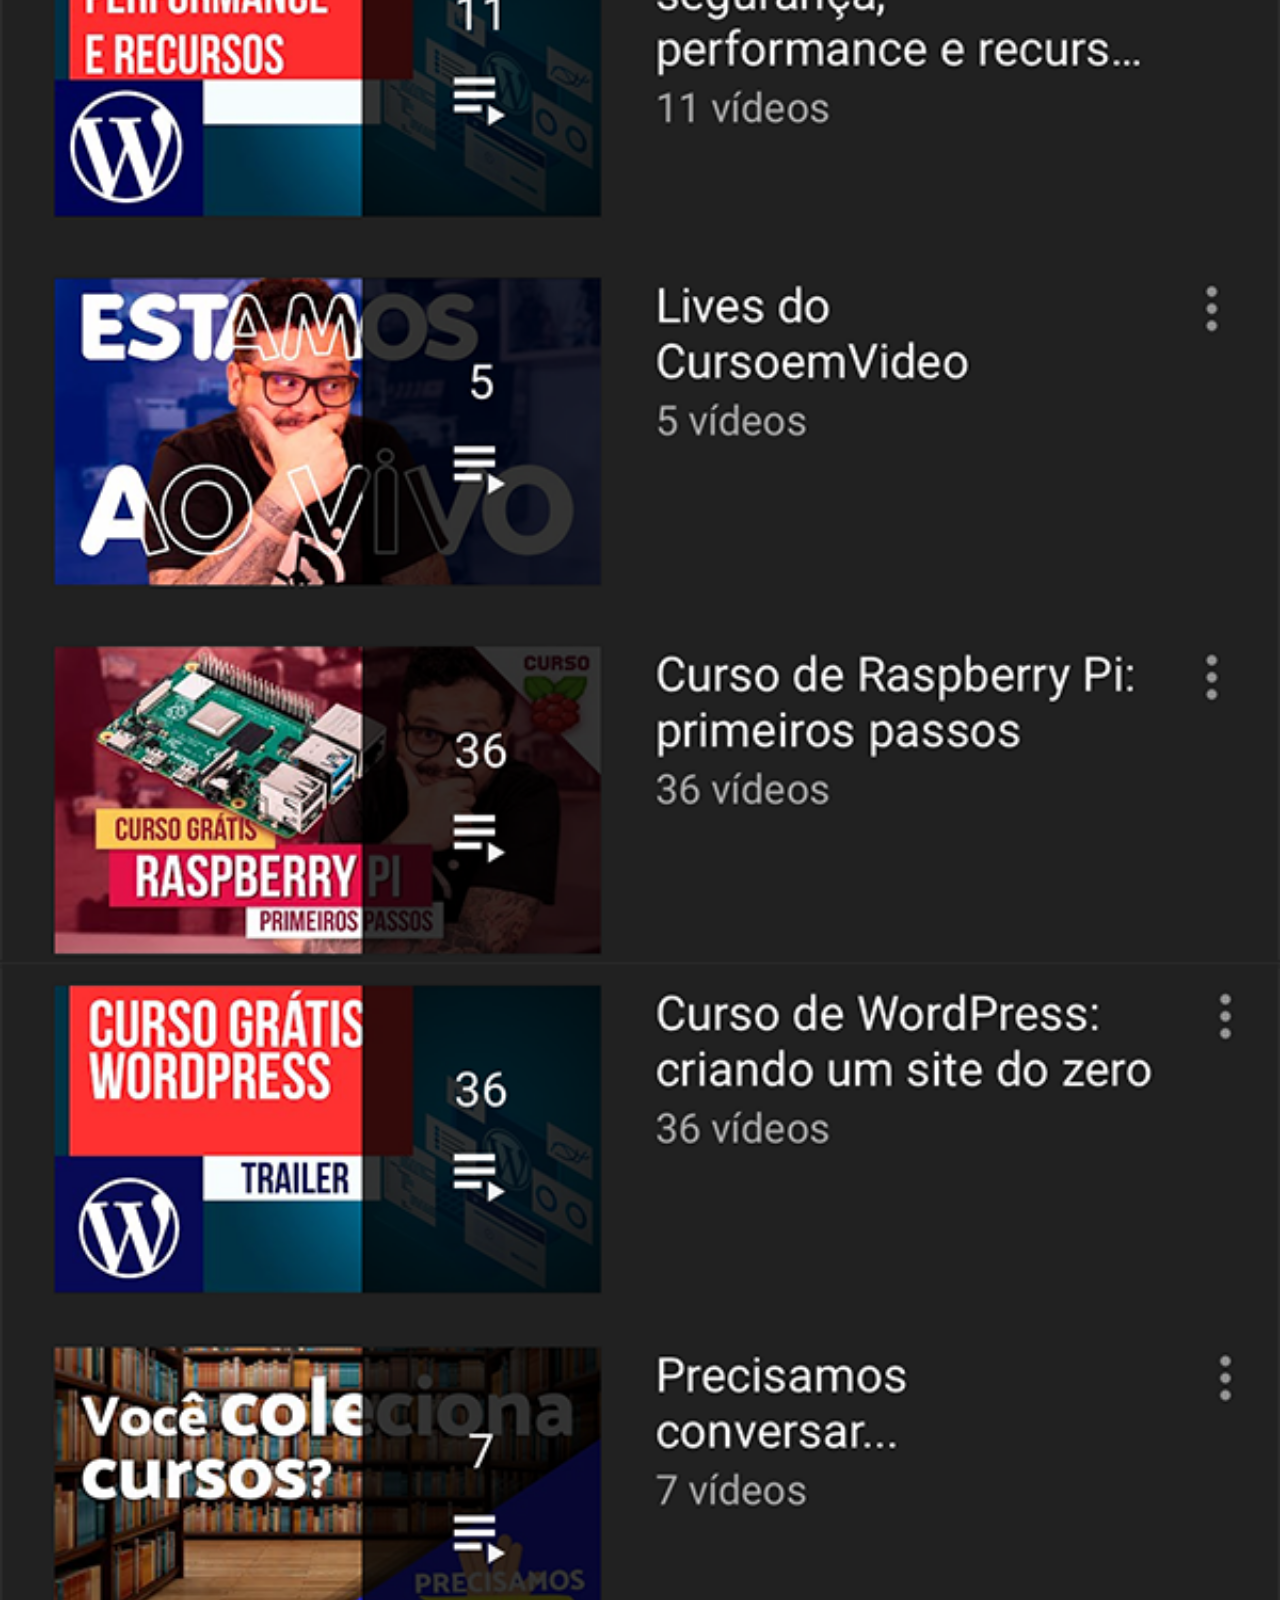
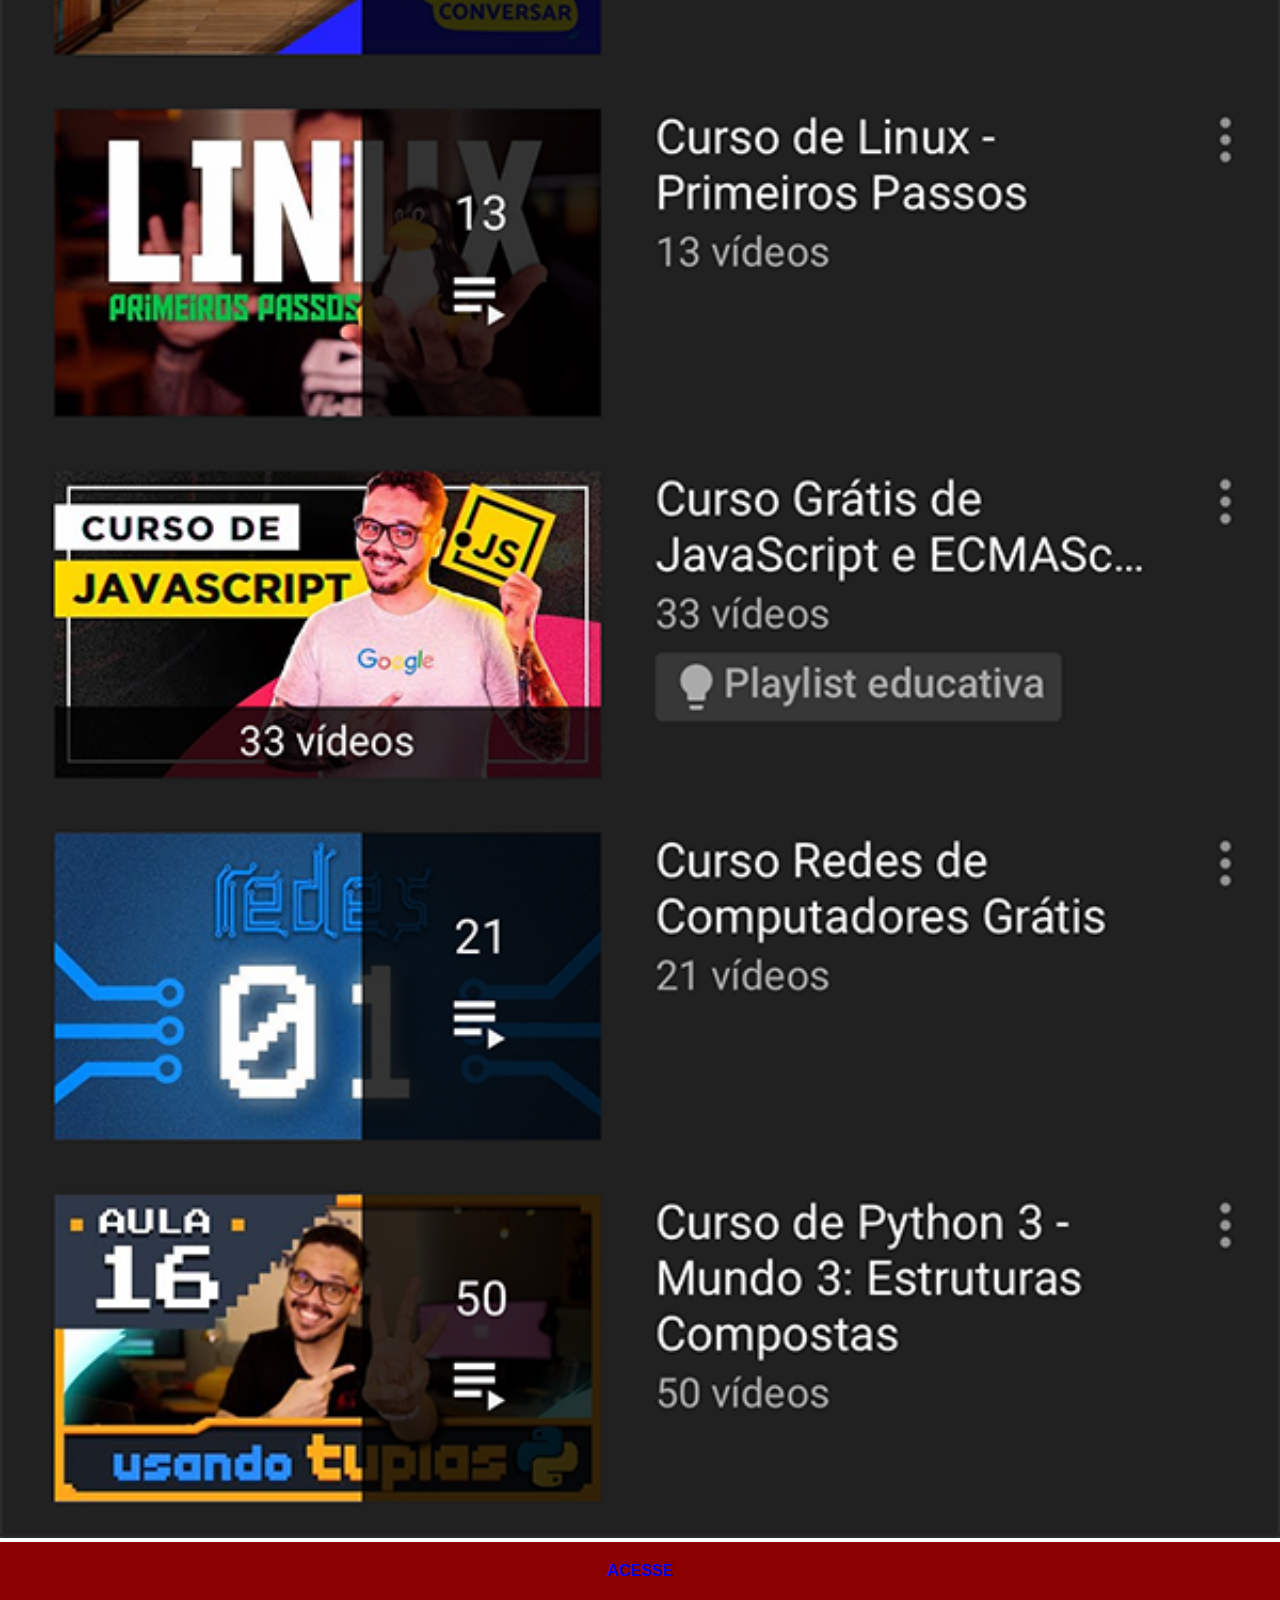
<file: youtube.html>
<!DOCTYPE html>
<html lang="pt-br">
<head>
    <meta charset="UTF-8">
    <meta name="viewport" content="width=device-width, initial-scale=1.0">
    <title>Youtube</title>
    <link rel="stylesheet" href="estilos/social.css">
</head>
<body>
    <img src="imagens/tela-youtube.png" alt="Youtube">
    <a href="https://www.youtube.com/@cursoemvideo/playlists" target="_blank">ACESSE</a>
</body>
</html>
</file>
<file: estilos/style.css>
@charset "UTF-8";

*{
    margin: 0px;
    padding: 0px;
}

html,body{
    height: 100vh;
    width: 100vw;
    background-color: black;
}

body{
    background: url('../imagens/fundo-madeira.jpg') no-repeat top center;
    background-size: cover;
    background-attachment: fixed;
}

main{
    position: relative;
    height: 100vh;
}

section#telefone{
    position: absolute;
    top: 50%;
    left: 50%;
    transform: translate(-50%,-50%);

    height: 627px;
    width: 311px;
    background: url('../imagens/frame-iphone.png') no-repeat;
}

iframe#tela{
    position: relative;
    top: 80px;
    left: 22px;
    width: 267px;
    height: 471px;
}

section#redes-sociais{
    padding: 20px;
}

section#redes-sociais img{
        width: 50px;
        margin: 15px;
        padding: 0px; 
        border-radius: 50%;
        box-shadow: 2px 2px 5px rgba(0, 0, 0, 0.41);
        margin-left: 90vw;
        box-sizing: border-box;    
}

section#redes-sociais img:hover{
    border: 2px solid rgba(255, 255, 255, 0.523);
    transform: translate(-2px, -2px);
    box-shadow: 5px 5px 10px rgba(0, 0, 0, 0.397);
    transition: transform 0.3s, border 0.5s;
}
</file>
<file: estilos/social.css>
@charset "UTF-8";

*{
            margin: 0px;
            padding: 0px;
            font-family: Arial, Helvetica, sans-serif;
        }

        ::-webkit-scrollbar{
            width: 0px;
            height: 0px;
        } 

        img{
            width: 100vw;          
        }

        a {
            display: block;
            background-color: darkred;
            padding: 20px;
            text-align: center;
            font-weight: bolder;
            text-decoration: none;
        }
</file>
